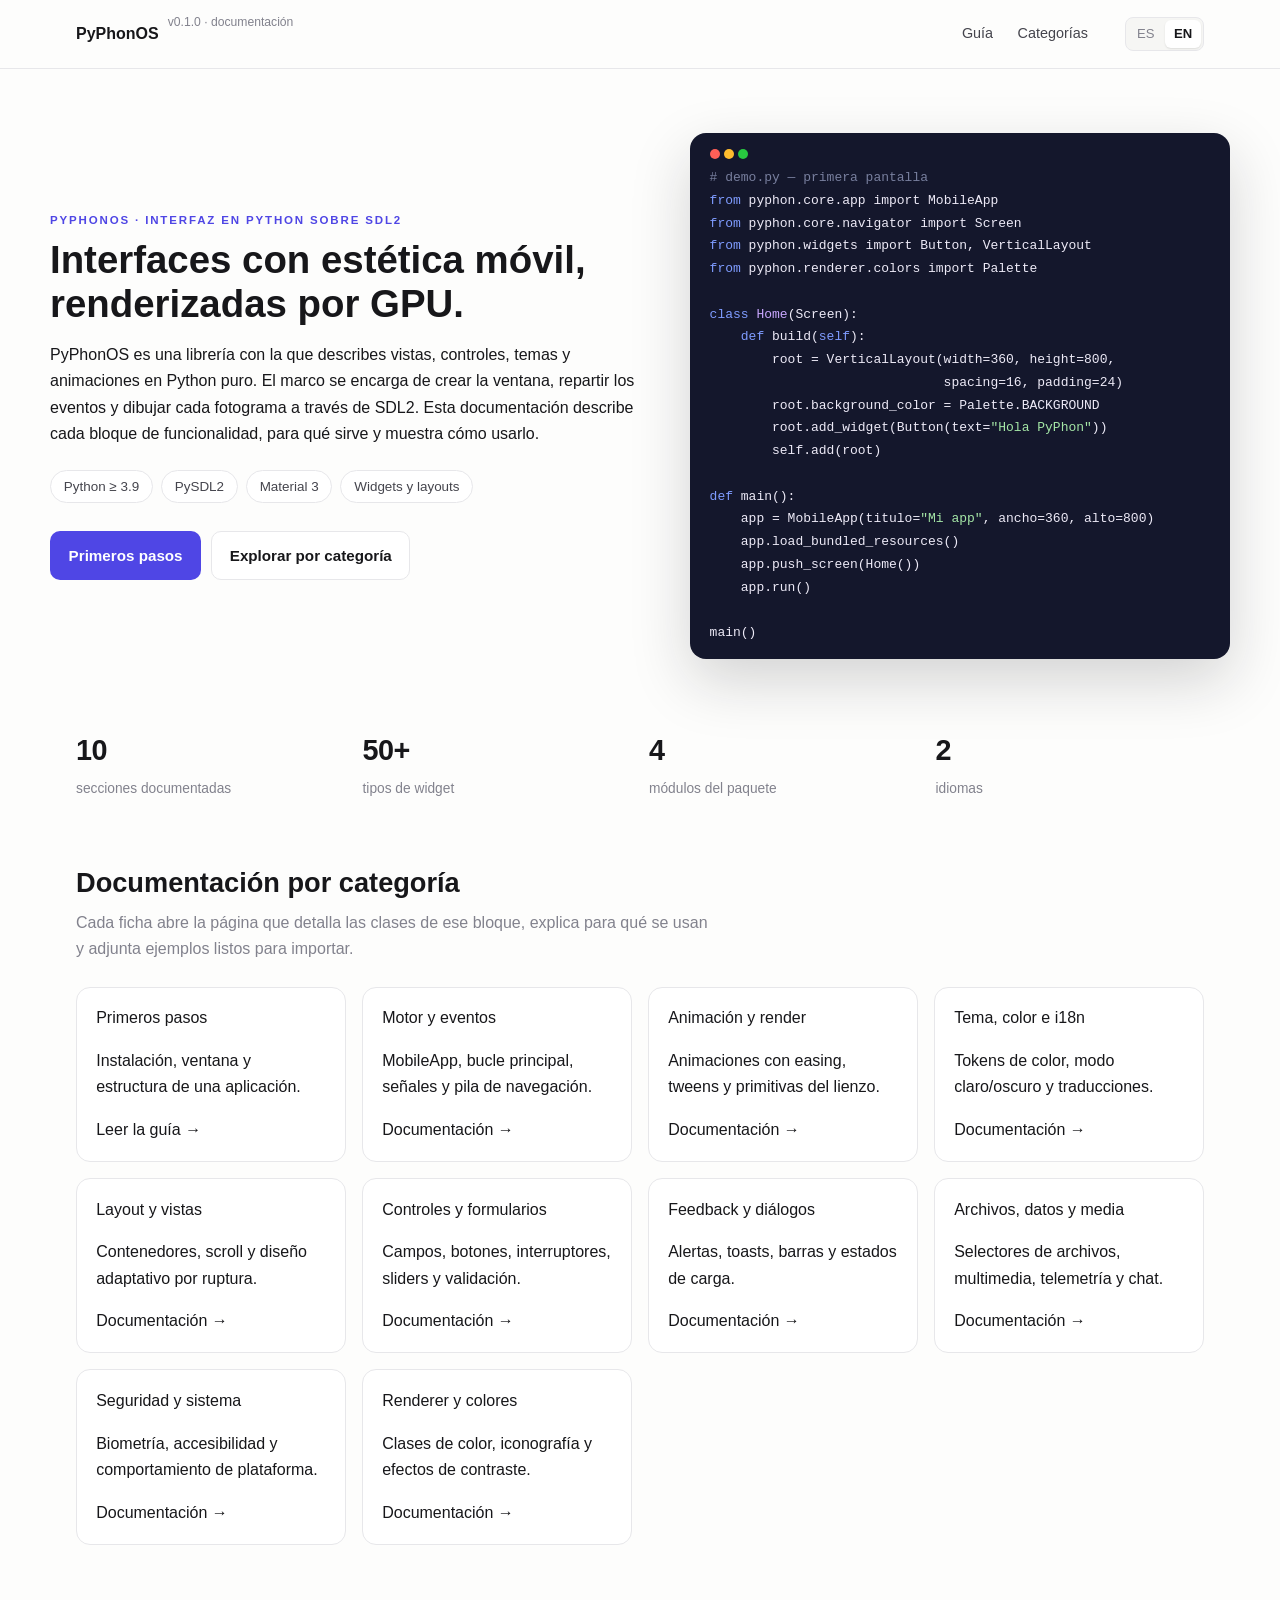
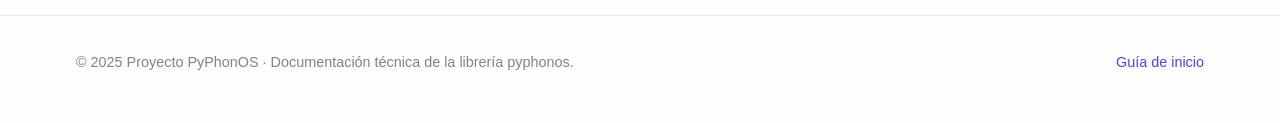
<file: docs/index.html>
<!DOCTYPE html>
<html lang="es" data-lang="es">
<head>
<meta charset="utf-8">
<meta name="viewport" content="width=device-width, initial-scale=1">
<title>PyPhonOS · Documentación — UI móvil para Python (SDL2)</title>
<meta name="description" content="Documentación de PyPhonOS, un conjunto de interfaces (UI) para Python sobre SDL2. Aprende a construir apps tipo Material con widgets, temas, animaciones e internacionalización.">
<meta name="keywords" content="PyPhonOS, pyphon, UI, GUI, SDL2, Python, widgets, Material, documentación">
<link rel="canonical" href="https://pyphonos.github.io/">
<meta property="og:type" content="website">
<meta property="og:title" content="PyPhonOS · Documentación">
<meta property="og:description" content="Kit de UI para Python sobre SDL2. Widgets, temas, animaciones e i18n documentados con ejemplos.">
<meta name="theme-color" content="#17171a">
<style>
:root{--bg:#fdfdfc;--bg-soft:#f6f6f4;--card:#fff;--ink:#17171a;--ink-2:#45454d;--ink-3:#82828d;--line:#e7e7ea;--line-2:#d8d8dd;--accent:#4f46e5;--accent-soft:#eef0ff;--code-bg:#14172c;--code-ink:#edeaf7;--radius:14px;--shadow:0 1px 2px rgba(23,23,26,.04),0 8px 26px rgba(23,23,26,.06)}
*{box-sizing:border-box}html{scroll-behavior:smooth}body{margin:0;font:16px/1.66 -apple-system,BlinkMacSystemFont,"Segoe UI",Roboto,Helvetica,Arial,sans-serif;color:var(--ink);background:var(--bg);-webkit-font-smoothing:antialiased}
a{color:var(--accent);text-decoration:none}a:hover{text-decoration:underline}
.wrap{max-width:1180px;margin:0 auto;padding:0 26px}
.topbar{position:sticky;top:0;z-index:50;background:rgba(253,253,252,.92);backdrop-filter:blur(10px);border-bottom:1px solid var(--line)}.topbar .inn{max-width:1180px;margin:0 auto;display:flex;align-items:center;gap:18px;padding:.75rem 26px}
.brand{display:flex;align-items:center;gap:9px;font-weight:750;color:var(--ink)}.brand .sub{font-weight:450;color:var(--ink-3);font-size:.76rem}
.topnav{margin-left:auto;display:flex;align-items:center;gap:2px}.topnav a{color:var(--ink-2);font-size:.9rem;padding:.4rem .7rem;border-radius:8px}.topnav a:hover{background:var(--bg-soft);color:var(--ink);text-decoration:none}
.lang{display:inline-flex;gap:2px;background:var(--bg-soft);border:1px solid var(--line);border-radius:8px;padding:2px;margin-left:8px}.lang button{border:0;background:transparent;font:inherit;font-size:.82rem;color:var(--ink-3);padding:.2rem .55rem;border-radius:6px;cursor:pointer}.lang button[data-on]{background:#fff;color:var(--ink);box-shadow:0 1px 2px rgba(0,0,0,.1);font-weight:650}
.hero{display:grid;grid-template-columns:1.05fr .95fr;gap:44px;align-items:center;padding:64px 0 46px}
@media(max-width:880px){.hero{grid-template-columns:1fr}.hero aside{order:-1}}
.eyebrow{color:var(--accent);font-weight:650;text-transform:uppercase;letter-spacing:.16em;font-size:.72rem}.hero h1{font-size:2.4rem;line-height:1.14;margin:.35rem 0}.hero p.lead{color:var(--ink-2);font-size:1.08rem;max-width:56ch}
.pills{margin:1.4rem 0;display:flex;flex-wrap:wrap;gap:8px}.pill{border:1px solid var(--line);background:#fff;border-radius:999px;padding:.28rem .8rem;font-size:.84rem;color:var(--ink-2)}
.btn{display:inline-flex;align-items:center;gap:8px;font-weight:600;border-radius:10px;padding:.7rem 1.1rem;border:1px solid transparent;font-size:.95rem;font-family:inherit}.btn.p{background:var(--accent);color:#fff}.btn.p:hover{filter:brightness(.97);text-decoration:none}.btn.g{background:#fff;border-color:var(--line);color:var(--ink)}.btn.g:hover{background:var(--bg-soft);text-decoration:none}
.cta{display:flex;gap:10px;margin:1.7rem 0 .4rem;flex-wrap:wrap}
.code{background:var(--code-bg);border-radius:16px;color:var(--code-ink);padding:1rem 1.2rem .9rem;box-shadow:0 22px 60px rgba(23,23,26,.18);overflow:auto}
pre{font:13px/1.75 ui-monospace,Consolas,Menlo,monospace;margin:0;color:#edeaf7}
.code .c{color:#787f9e}.code .k{color:#7f9cff}.code .s{color:#a4e6a6}.code .si{color:#c9a7ff}
.bar{display:flex;gap:4px;margin-bottom:.5rem}.bar i{width:10px;height:10px;border-radius:50%;background:#343753}.bar i:nth-child(1){background:#ff5f57}.bar i:nth-child(2){background:#febc2e}.bar i:nth-child(3){background:#28c840}
.grid{display:grid;gap:16px;grid-template-columns:repeat(auto-fill,minmax(255px,1fr))}
.card{background:var(--card);border:1px solid var(--line);border-radius:14px;padding:1.1rem 1.2rem;height:100%;display:flex;flex-direction:column;transition:transform .16s,box-shadow .16s}
a.card{color:inherit;text-decoration:none}a.card:hover{box-shadow:var(--shadow);transform:translateY(-2px)}
.a-card .tic{display:flex;align-items:center;gap:10px;font-weight:680;color:var(--ink)}.a-card .tic::before{content:"";width:8px;height:8px;border-radius:3px;background:var(--accent)}.a-card p{color:var(--ink-2);font-size:.9rem;margin:.5rem 0 .5rem}
.a-card .lbl{margin-top:auto;color:var(--accent);font-weight:650;font-size:.8rem;opacity:0;transition:opacity .15s}a.card:hover .lbl{opacity:1}
.tag{max-width:1180px;margin:0 auto;padding:14px 26px 70px}
h2{font-size:1.7rem;margin:0 0 .3rem}.sub{color:var(--ink-3);margin:0 0 1.5rem;max-width:72ch}
.strip{display:grid;grid-template-columns:repeat(4,1fr);gap:18px;margin:8px 0 58px}
@media(max-width:860px){.strip{grid-template-columns:repeat(2,1fr)}}
.kpi b{display:block;font-size:1.8rem;letter-spacing:-.02em}.kpi span{color:var(--ink-3);font-size:.86rem}
footer{border-top:1px solid var(--line);padding:2.2rem 0 3rem;color:var(--ink-3);font-size:.9rem}
footer .inn{max-width:1180px;margin:0 auto;display:flex;gap:18px;flex-wrap:wrap;justify-content:space-between;padding:0 26px}
[data-en]{display:none}body[data-lang="en"] [data-es]{display:none}
@media (prefers-reduced-motion: reduce){html{scroll-behavior:auto}}
</style>
</head>
<body>
<a href="#main" style="position:absolute;left:-9999px">Saltar a contenido</a>
<header class="topbar"><div class="inn">
  <div class="brand">PyPhonOS<span class="sub">v0.1.0 · documentación</span></div>
  <nav class="topnav" aria-label="Principal">
    <a href="start.html"><span data-en>Start</span><span data-es>Guía</span></a>
    <a href="#categorias"><span data-en>Categories</span><span data-es>Categorías</span></a>
  </nav>
  <div class="lang" role="group" aria-label="Idioma"><button type="button" data-lang="es" data-on>ES</button><button type="button" data-lang="en">EN</button></div>
</div></header>

<main id="main">
<section class="hero wrap">
  <div>
    <span class="eyebrow">PyPhonOS · interfaz en Python sobre SDL2</span>
    <h1><span data-es>Interfaces con estética móvil, renderizadas por GPU.</span><span data-en>Mobile-style interfaces rendered on the GPU.</span></h1>
    <p><span data-es>PyPhonOS es una librería con la que describes vistas, controles, temas y animaciones en Python puro. El marco se encarga de crear la ventana, repartir los eventos y dibujar cada fotograma a través de SDL2. Esta documentación describe cada bloque de funcionalidad, para qué sirve y muestra cómo usarlo.</span><span data-en>PyPhonOS lets you describe views, controls, themes and animations in plain Python. The framework owns the window, event routing and per-frame drawing on top of SDL2. This documentation explains what every block does and how to use it.</span></p>
    <div class="pills"><span class="pill">Python ≥ 3.9</span><span class="pill">PySDL2</span><span class="pill">Material 3</span><span class="pill">Widgets y layouts</span></div>
    <div class="cta">
      <a class="btn p" href="start.html"><span data-en>Getting started</span><span data-es>Primeros pasos</span></a>
      <a class="btn g" href="#categorias"><span data-en>Browse by category</span><span data-es>Explorar por categoría</span></a>
    </div>
  </div>
  <aside>
  <div class="code"><div class="bar"><i></i><i></i><i></i></div><pre><span class="c"># demo.py — primera pantalla</span>
<span class="k">from</span> pyphon.core.app import MobileApp
<span class="k">from</span> pyphon.core.navigator import Screen
<span class="k">from</span> pyphon.widgets import Button, VerticalLayout
<span class="k">from</span> pyphon.renderer.colors import Palette

<span class="k">class</span> <span class="si">Home</span>(Screen):
    <span class="k">def</span> build(<span class="k">self</span>):
        root = VerticalLayout(width=360, height=800,
                              spacing=16, padding=24)
        root.background_color = Palette.BACKGROUND
        root.add_widget(Button(text=<span class="s">"Hola PyPhon"</span>))
        self.add(root)

<span class="k">def</span> main():
    app = MobileApp(titulo=<span class="s">"Mi app"</span>, ancho=360, alto=800)
    app.load_bundled_resources()
    app.push_screen(Home())
    app.run()

main()</pre></div>
  </aside>
</section>

<section class="tag" id="categorias">
  <div class="strip">
    <div class="kpi"><b>10</b><span data-es>secciones documentadas</span><span data-en>documented sections</span></div>
    <div class="kpi"><b>50+</b><span data-es>tipos de widget</span><span data-en>widget types</span></div>
    <div class="kpi"><b>4</b><span data-es>módulos del paquete</span><span data-en>package modules</span></div>
    <div class="kpi"><b>2</b><span data-es>idiomas</span><span data-en>languages</span></div>
  </div>

  <h2 data-es>Documentación por categoría</h2><h2 data-en>Documentation by category</h2>
  <p class="sub" data-es>Cada ficha abre la página que detalla las clases de ese bloque, explica para qué se usan y adjunta ejemplos listos para importar.</p>
  <p class="sub" data-en>Every card opens the page describing that block's classes, what they are for and ready-to-import examples.</p>

  <div class="grid">
    <a class="card" href="start.html"><div class="tic">Primeros pasos</div><p data-es>Instalación, ventana y estructura de una aplicación.</p><p data-en>Installation, window and how an app is structured.</p><span class="lbl">Leer la guía →</span></a>
    <a class="card" href="core/engine.html"><div class="tic">Motor y eventos</div><p data-es>MobileApp, bucle principal, señales y pila de navegación.</p><p data-en>MobileApp, main loop, signals and navigation stack.</p><span class="lbl">Documentación →</span></a>
    <a class="card" href="core/animation-render.html"><div class="tic">Animación y render</div><p data-es>Animaciones con easing, tweens y primitivas del lienzo.</p><p data-en>Animated easing, tweens and canvas primitives.</p><span class="lbl">Documentación →</span></a>
    <a class="card" href="core/theme-i18n.html"><div class="tic">Tema, color e i18n</div><p data-es>Tokens de color, modo claro/oscuro y traducciones.</p><p data-en>Colour tokens, light/dark themes and translations.</p><span class="lbl">Documentación →</span></a>
    <a class="card" href="widgets/layout.html"><div class="tic">Layout y vistas</div><p data-es>Contenedores, scroll y diseño adaptativo por ruptura.</p><p data-en>Containers, scrolling and breakpoint-based authoring.</p><span class="lbl">Documentación →</span></a>
    <a class="card" href="widgets/controls.html"><div class="tic">Controles y formularios</div><p data-es>Campos, botones, interruptores, sliders y validación.</p><p data-en>Fields, buttons, switches, sliders and validation.</p><span class="lbl">Documentación →</span></a>
    <a class="card" href="widgets/feedback.html"><div class="tic">Feedback y diálogos</div><p data-es>Alertas, toasts, barras y estados de carga.</p><p data-en>Alerts, toasts, chips and loading states.</p><span class="lbl">Documentación →</span></a>
    <a class="card" href="widgets/data-media.html"><div class="tic">Archivos, datos y media</div><p data-es>Selectores de archivos, multimedia, telemetría y chat.</p><p data-en>File pickers, media, telemetry and chat.</p><span class="lbl">Documentación →</span></a>
    <a class="card" href="widgets/security-system.html"><div class="tic">Seguridad y sistema</div><p data-es>Biometría, accesibilidad y comportamiento de plataforma.</p><p data-en>Biometrics, accessibility and platform behaviour.</p><span class="lbl">Documentación →</span></a>
    <a class="card" href="core/theme-i18n.html#color"><div class="tic">Renderer y colores</div><p data-es>Clases de color, iconografía y efectos de contraste.</p><p data-en>Colour classes, iconography and contrast utilities.</p><span class="lbl">Documentación →</span></a>
  </div>
</section>
</main>

<footer><div class="inn">
  <div><span data-es>© 2025 Proyecto PyPhonOS · Documentación técnica de la librería pyphonos.</span><span data-en>© 2025 PyPhonOS Project · pyphonos library technical documentation.</span></div>
  <div><a href="start.html"><span data-es>Guía de inicio</span><span data-en>Start guide</span></a></div>
</div></footer>
<script src="assets/js/app.js"></script>
</body>
</html>
</file>
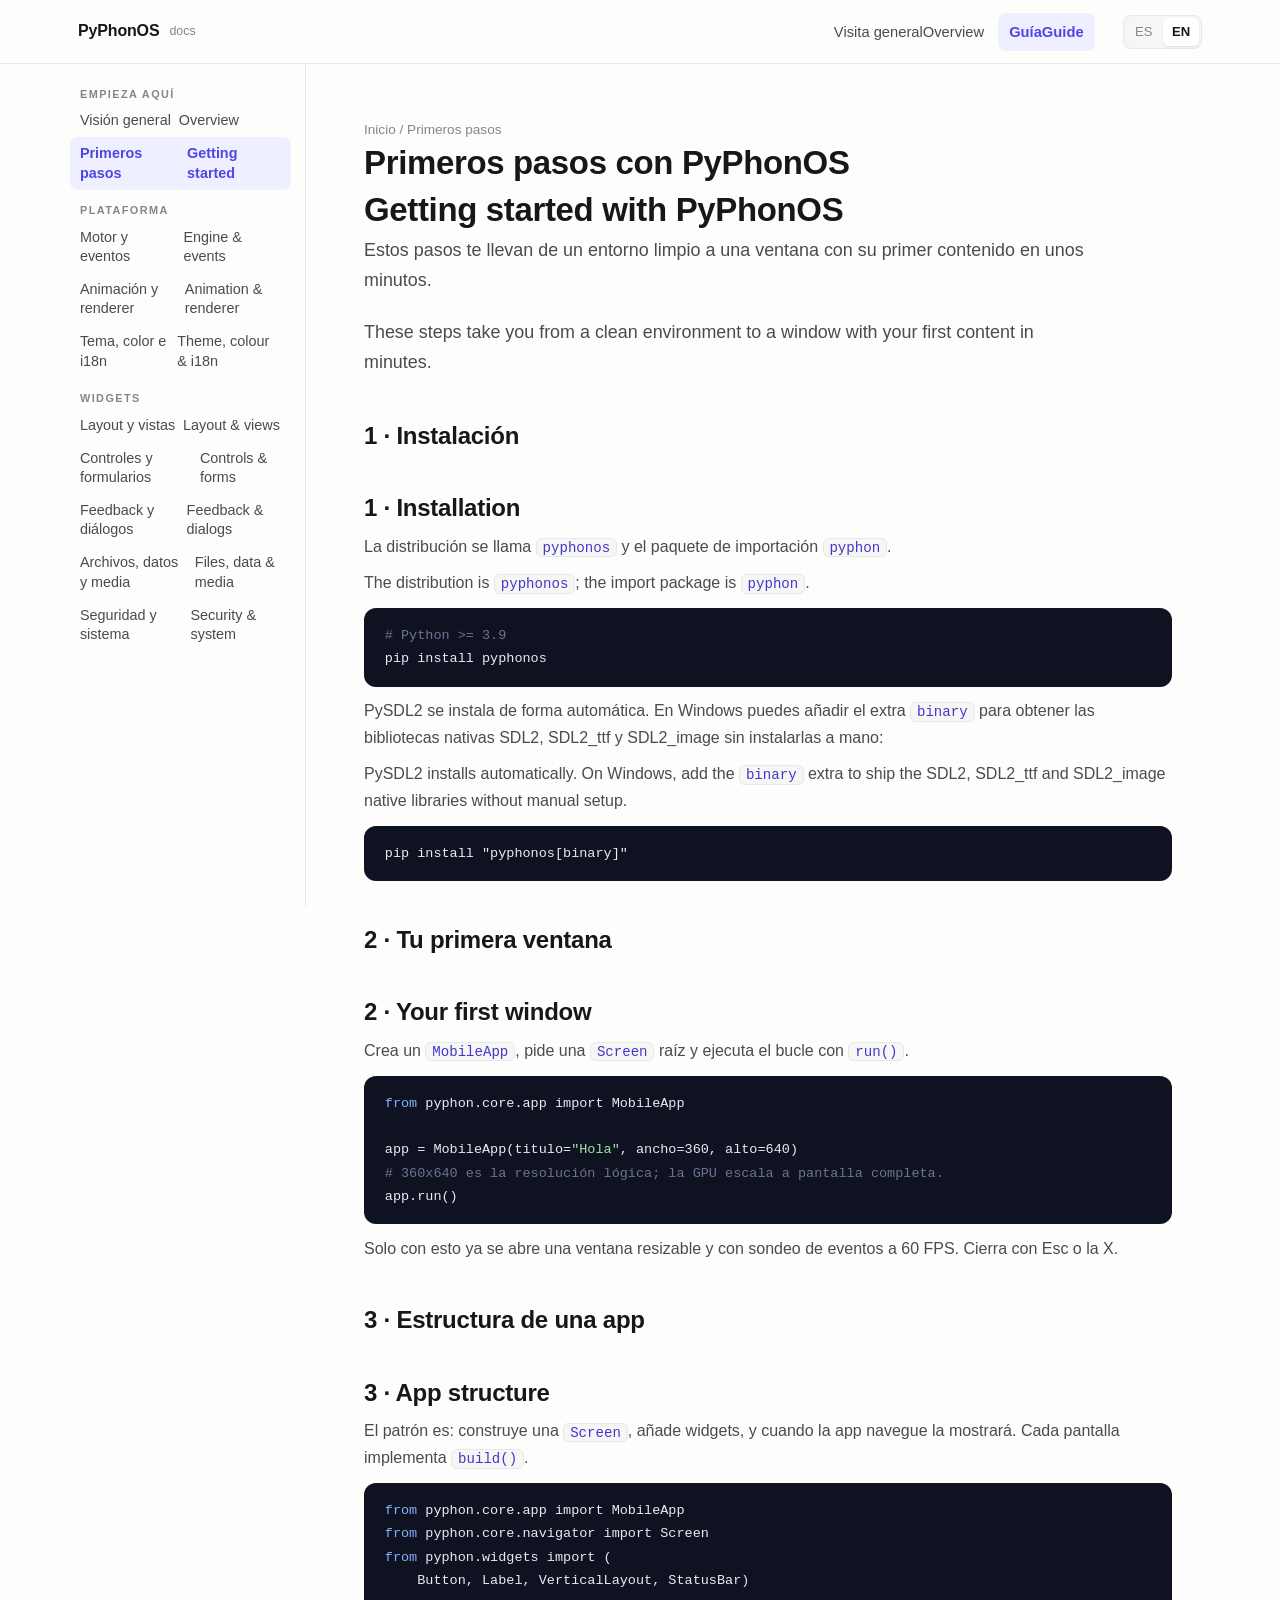
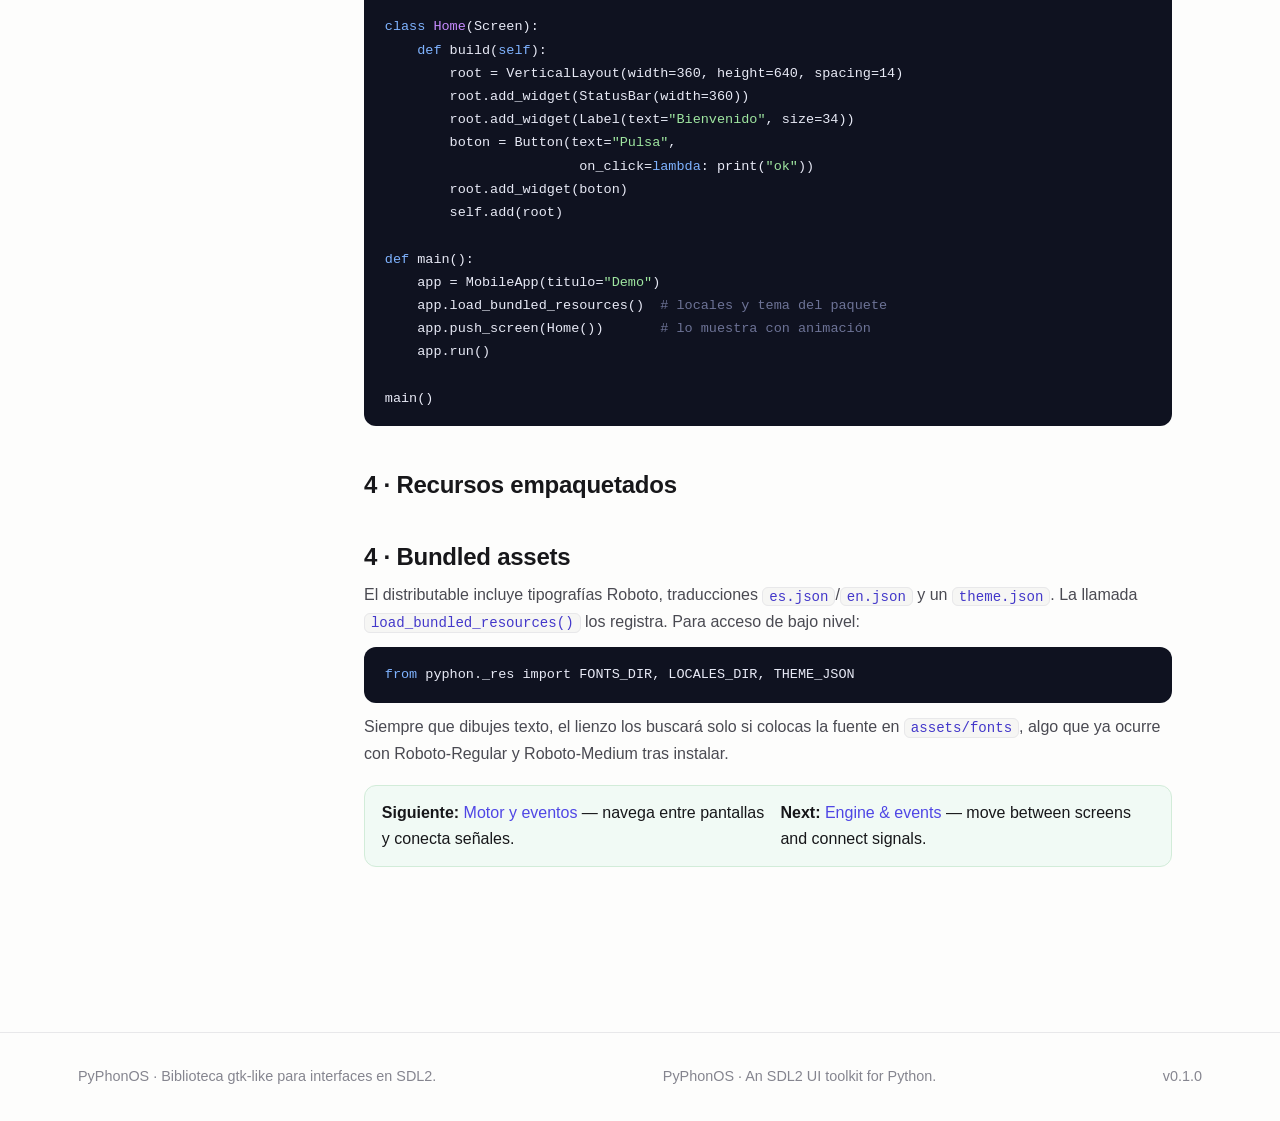
<file: docs/start.html>
<!DOCTYPE html>
<html lang="es" data-lang="es">
<head>
<meta charset="utf-8">
<meta name="viewport" content="width=device-width, initial-scale=1">
<title>Primeros pasos · PyPhonOS</title>
<meta name="description" content="Instala PyPhonOS (pip install pyphonos), importa MobileApp y dibuja tu primera ventana con una pantalla en SDL2.">
<link rel="canonical" href="https://pyphonos.github.io/start.html">
<meta name="theme-color" content="#17171a">
<meta property="og:title" content="PyPhonOS — Primeros pasos">
<meta property="og:description" content="Instalación, estructura de una app y primera ventana.">
<link rel="stylesheet" href="assets/css/docs.css">
</head>
<body>
<a class="skip" href="#con">Saltar al contenido</a>
<header class="topbar"><div class="topbar-inner">
  <a class="brand" href="index.html"><span style="font-weight:760">PyPhonOS</span><span class="sub">docs</span></a>
  <nav class="nav-doc" aria-label="Primario">
    <a href="index.html"><span data-es>Visita general</span><span data-en>Overview</span></a>
    <a href="start.html" class="active"><span data-es>Guía</span><span data-en>Guide</span></a>
  </nav>
  <div class="lang" role="group" aria-label="Idioma"><button type="button" data-lang="es" data-on>ES</button><button type="button" data-lang="en">EN</button></div>
</div></header>

<div class="doc">
  <aside class="sidenav">
    <h3 data-es>Empieza aquí</h3>
    <nav>
      <a href="index.html"><span data-es>Visión general</span><span data-en>Overview</span></a>
      <a class="active" href="start.html"><span data-es>Primeros pasos</span><span data-en>Getting started</span></a>
    </nav>
    <h3 data-es>Plataforma</h3>
    <nav>
      <a href="core/engine.html"><span data-es>Motor y eventos</span><span data-en>Engine &amp; events</span></a>
      <a href="core/animation-render.html"><span data-es>Animación y renderer</span><span data-en>Animation &amp; renderer</span></a>
      <a href="core/theme-i18n.html"><span data-es>Tema, color e i18n</span><span data-en>Theme, colour &amp; i18n</span></a>
    </nav>
    <h3 data-es>Widgets</h3>
    <nav>
      <a href="widgets/layout.html"><span data-es>Layout y vistas</span><span data-en>Layout &amp; views</span></a>
      <a href="widgets/controls.html"><span data-es>Controles y formularios</span><span data-en>Controls &amp; forms</span></a>
      <a href="widgets/feedback.html"><span data-es>Feedback y diálogos</span><span data-en>Feedback &amp; dialogs</span></a>
      <a href="widgets/data-media.html"><span data-es>Archivos, datos y media</span><span data-en>Files, data &amp; media</span></a>
      <a href="widgets/security-system.html"><span data-es>Seguridad y sistema</span><span data-en>Security &amp; system</span></a>
    </nav>
  </aside>

  <main class="content" id="con">
    <span class="breadcrumb"><a href="index.html">Inicio</a> / <a href="start.html">Primeros pasos</a></span>
    <h1 data-es>Primeros pasos con PyPhonOS</h1>
    <h1 data-en>Getting started with PyPhonOS</h1>
    <p class="lead" data-es>Estos pasos te llevan de un entorno limpio a una ventana con su primer contenido en unos minutos.</p>
    <p class="lead" data-en>These steps take you from a clean environment to a window with your first content in minutes.</p>

    <h2 id="instalar" data-es>1 · Instalación</h2>
    <h2 id="instalar" data-en>1 · Installation</h2>
    <p data-es>La distribución se llama <code>pyphonos</code> y el paquete de importación <code>pyphon</code>.</p>
    <p data-en>The distribution is <code>pyphonos</code>; the import package is <code>pyphon</code>.</p>
    <pre><span class="c"># Python >= 3.9</span>
pip install pyphonos</pre>
    <p data-es>PySDL2 se instala de forma automática. En Windows puedes añadir el extra <code>binary</code> para obtener las bibliotecas nativas SDL2, SDL2_ttf y SDL2_image sin instalarlas a mano:</p>
    <p data-en>PySDL2 installs automatically. On Windows, add the <code>binary</code> extra to ship the SDL2, SDL2_ttf and SDL2_image native libraries without manual setup.</p>
    <pre>pip install "pyphonos[binary]"</pre>

    <h2 id="ventana" data-es>2 · Tu primera ventana</h2>
    <h2 id="ventana" data-en>2 · Your first window</h2>
    <p data-es>Crea un <code>MobileApp</code>, pide una <code>Screen</code> raíz y ejecuta el bucle con <code>run()</code>.</p>
    <pre><span class="k">from</span> pyphon.core.app import MobileApp

app = MobileApp(titulo=<span class="s">"Hola"</span>, ancho=360, alto=640)
<span class="c"># 360x640 es la resolución lógica; la GPU escala a pantalla completa.</span>
app.run()</pre>
    <p data-es>Solo con esto ya se abre una ventana resizable y con sondeo de eventos a 60 FPS. Cierra con Esc o la X.</p>

    <h2 id="estructura" data-es>3 · Estructura de una app</h2>
    <h2 id="estructura" data-en>3 · App structure</h2>
    <p data-es>El patrón es: construye una <code>Screen</code>, añade widgets, y cuando la app navegue la mostrará. Cada pantalla implementa <code>build()</code>.</p>
    <pre><span class="k">from</span> pyphon.core.app import MobileApp
<span class="k">from</span> pyphon.core.navigator import Screen
<span class="k">from</span> pyphon.widgets import (
    Button, Label, VerticalLayout, StatusBar)

<span class="k">class</span> <span class="si">Home</span>(Screen):
    <span class="k">def</span> build(<span class="k">self</span>):
        root = VerticalLayout(width=360, height=640, spacing=14)
        root.add_widget(StatusBar(width=360))
        root.add_widget(Label(text=<span class="s">"Bienvenido"</span>, size=34))
        boton = Button(text=<span class="s">"Pulsa"</span>,
                        on_click=<span class="k">lambda</span>: print(<span class="s">"ok"</span>))
        root.add_widget(boton)
        self.add(root)

<span class="k">def</span> main():
    app = MobileApp(titulo=<span class="s">"Demo"</span>)
    app.load_bundled_resources()  <span class="c"># locales y tema del paquete</span>
    app.push_screen(Home())       <span class="c"># lo muestra con animación</span>
    app.run()

main()</pre>

    <h2 id="recursos" data-es>4 · Recursos empaquetados</h2>
    <h2 id="recursos" data-en>4 · Bundled assets</h2>
    <p data-es>El distributable incluye tipografías Roboto, traducciones <code>es.json</code>/<code>en.json</code> y un <code>theme.json</code>. La llamada <code>load_bundled_resources()</code> los registra. Para acceso de bajo nivel:</p>
    <pre><span class="k">from</span> pyphon._res import FONTS_DIR, LOCALES_DIR, THEME_JSON</pre>
    <p data-es>Siempre que dibujes texto, el lienzo los buscará solo si colocas la fuente en <code>assets/fonts</code>, algo que ya ocurre con Roboto-Regular y Roboto-Medium tras instalar.</p>

    <div class="tip">
      <span data-es><b>Siguiente:</b> <a href="core/engine.html">Motor y eventos</a> — navega entre pantallas y conecta señales.</span>
      <span data-en><b>Next:</b> <a href="core/engine.html">Engine &amp; events</a> — move between screens and connect signals.</span>
    </div>
  </main>
</div>

<footer><div class="wrap">
  <span data-es>PyPhonOS · Biblioteca gtk-like para interfaces en SDL2.</span><span data-en>PyPhonOS · An SDL2 UI toolkit for Python.</span>
  <span>v0.1.0</span>
</div></footer>
<script src="assets/js/app.js"></script>
</body>
</html>
</file>
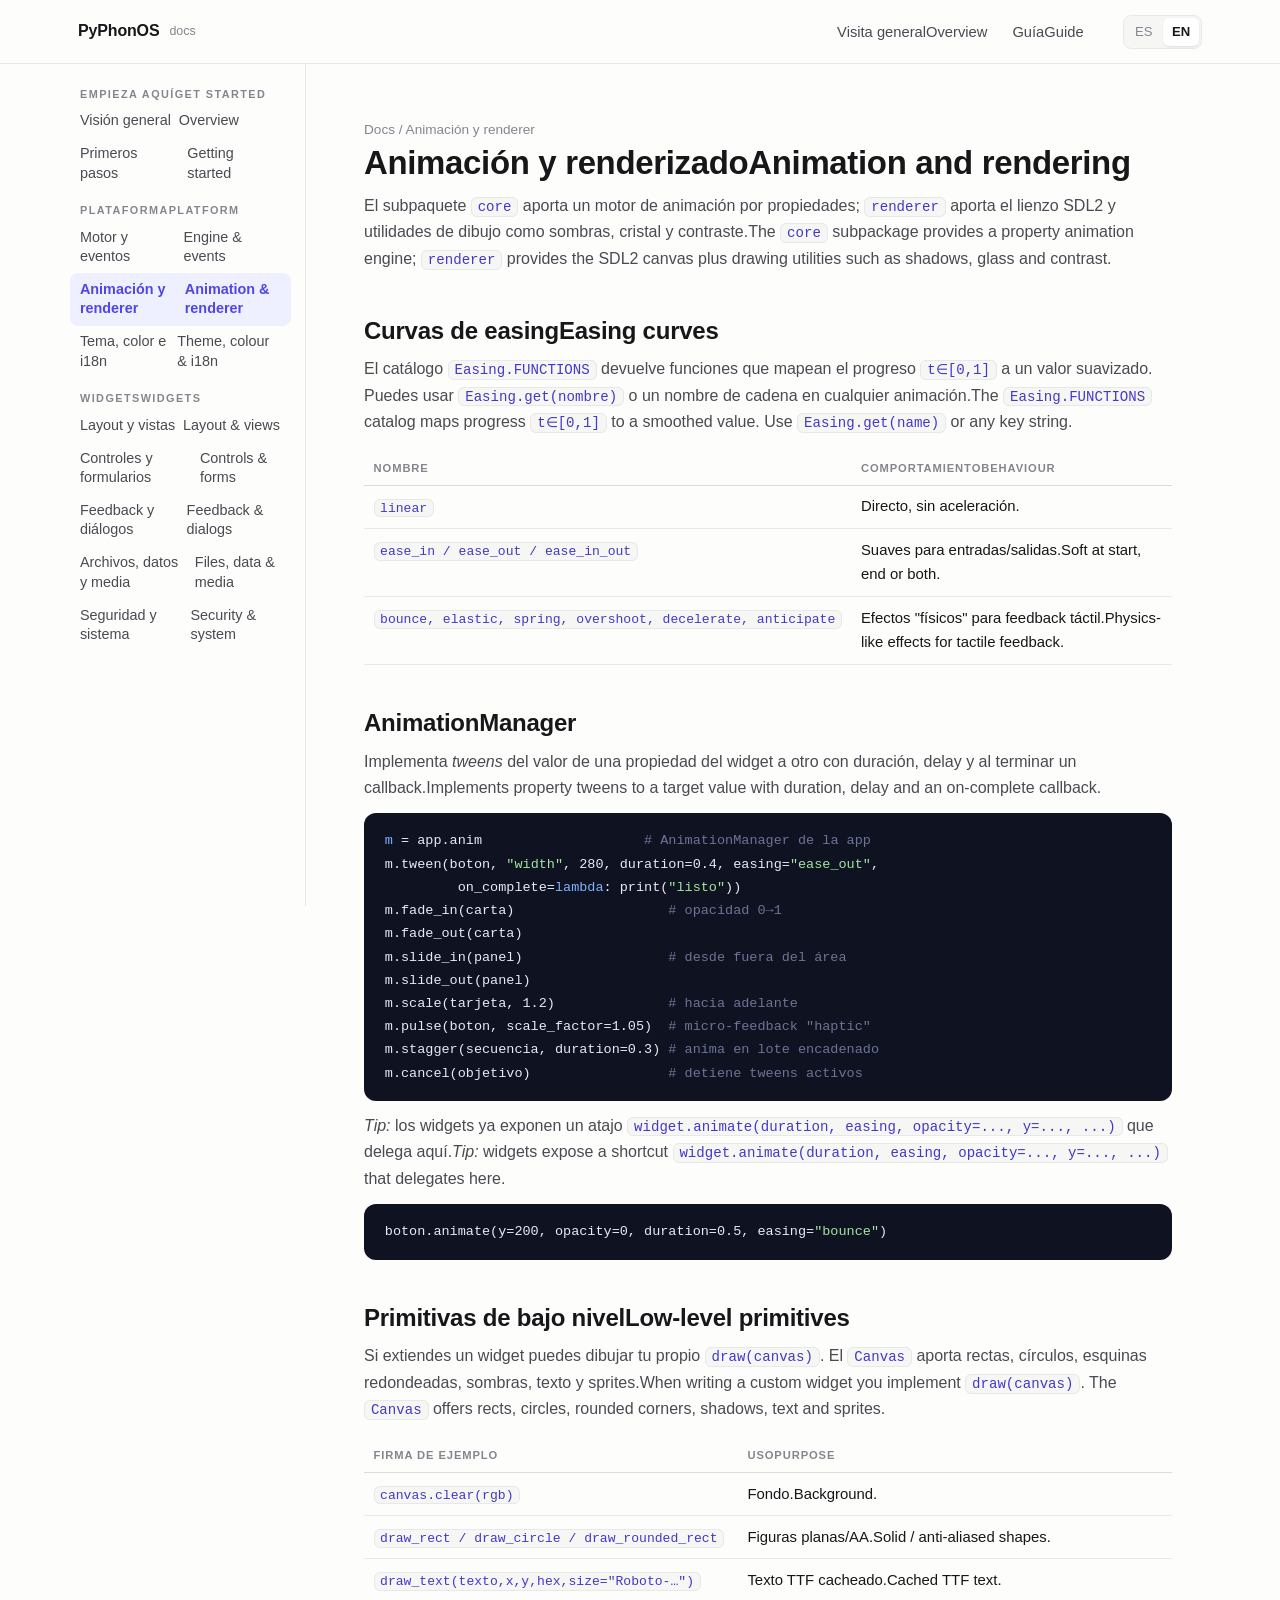
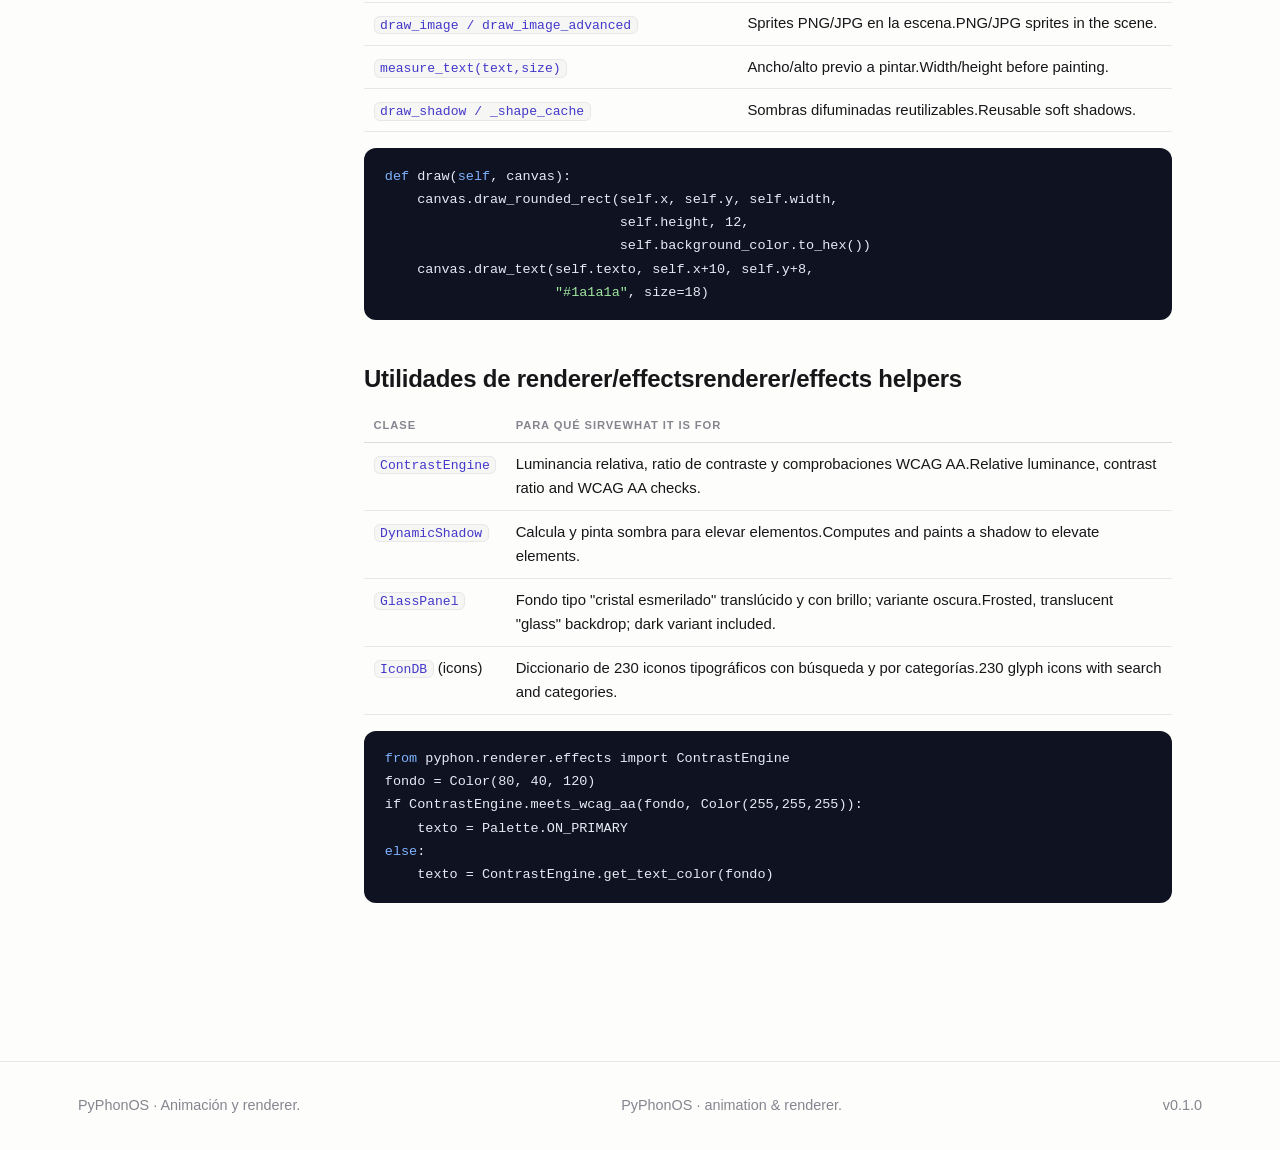
<file: docs/core/animation-render.html>
<!DOCTYPE html>
<html lang="es" data-lang="es">
<head>
<meta charset="utf-8">
<meta name="viewport" content="width=device-width, initial-scale=1">
<title>Animación y renderer · PyPhonOS</title>
<meta name="description" content="Easing, tweens, AnimationManager, efectos (contraste/glass/shadows) y primitivas del canvas SDL2 en PyPhonOS.">
<link rel="stylesheet" href="../assets/css/docs.css">
<meta name="theme-color" content="#17171a">
</head>
<body>
<a class="skip" href="#con">Saltar al contenido</a>
<header class="topbar"><div class="topbar-inner">
  <a class="brand" href="../index.html">PyPhonOS<span class="sub">docs</span></a>
  <nav class="nav-doc" aria-label="Primario">
    <a href="../index.html"><span data-es>Visita general</span><span data-en>Overview</span></a>
    <a href="../start.html"><span data-es>Guía</span><span data-en>Guide</span></a>
  </nav>
  <div class="lang" role="group"><button type="button" data-lang="es" data-on>ES</button><button type="button" data-lang="en">EN</button></div>
</div></header>

<div class="doc">
  <aside class="sidenav">
    <h3><span data-es>Empieza aquí</span><span data-en>Get started</span></h3>
    <nav>
      <a href="../index.html"><span data-es>Visión general</span><span data-en>Overview</span></a>
      <a href="../start.html"><span data-es>Primeros pasos</span><span data-en>Getting started</span></a>
    </nav>
    <h3><span data-es>Plataforma</span><span data-en>Platform</span></h3>
    <nav>
      <a href="engine.html"><span data-es>Motor y eventos</span><span data-en>Engine &amp; events</span></a>
      <a class="active" href="animation-render.html"><span data-es>Animación y renderer</span><span data-en>Animation &amp; renderer</span></a>
      <a href="theme-i18n.html"><span data-es>Tema, color e i18n</span><span data-en>Theme, colour &amp; i18n</span></a>
    </nav>
    <h3><span data-es>Widgets</span><span data-en>Widgets</span></h3>
    <nav>
      <a href="../widgets/layout.html"><span data-es>Layout y vistas</span><span data-en>Layout &amp; views</span></a>
      <a href="../widgets/controls.html"><span data-es>Controles y formularios</span><span data-en>Controls &amp; forms</span></a>
      <a href="../widgets/feedback.html"><span data-es>Feedback y diálogos</span><span data-en>Feedback &amp; dialogs</span></a>
      <a href="../widgets/data-media.html"><span data-es>Archivos, datos y media</span><span data-en>Files, data &amp; media</span></a>
      <a href="../widgets/security-system.html"><span data-es>Seguridad y sistema</span><span data-en>Security &amp; system</span></a>
    </nav>
  </aside>

  <main class="content" id="con">
    <span class="breadcrumb"><a href="../index.html">Docs</a> / Animación y renderer</span>
    <h1><span data-es>Animación y renderizado</span><span data-en>Animation and rendering</span></h1>
    <p><span data-es>El subpaquete <code>core</code> aporta un motor de animación por propiedades; <code>renderer</code> aporta el lienzo SDL2 y utilidades de dibujo como sombras, cristal y contraste.</span><span data-en>The <code>core</code> subpackage provides a property animation engine; <code>renderer</code> provides the SDL2 canvas plus drawing utilities such as shadows, glass and contrast.</span></p>

    <h2 id="easing"><span data-es>Curvas de easing</span><span data-en>Easing curves</span></h2>
    <p><span data-es>El catálogo <code>Easing.FUNCTIONS</code> devuelve funciones que mapean el progreso <code>t∈[0,1]</code> a un valor suavizado. Puedes usar <code>Easing.get(nombre)</code> o un nombre de cadena en cualquier animación.</span><span data-en>The <code>Easing.FUNCTIONS</code> catalog maps progress <code>t∈[0,1]</code> to a smoothed value. Use <code>Easing.get(name)</code> or any key string.</span></p>
    <table class="api"><thead><tr><th>Nombre</th><th><span data-es>Comportamiento</span><span data-en>Behaviour</span></th></tr></thead>
    <tbody>
      <tr><td><code>linear</code></td><td>Directo, sin aceleración.</td></tr>
      <tr><td><code>ease_in / ease_out / ease_in_out</code></td><td><span data-es>Suaves para entradas/salidas.</span><span data-en>Soft at start, end or both.</span></td></tr>
      <tr><td><code>bounce, elastic, spring, overshoot, decelerate, anticipate</code></td><td><span data-es>Efectos "físicos" para feedback táctil.</span><span data-en>Physics-like effects for tactile feedback.</span></td></tr>
    </tbody></table>

    <h2 id="anim">AnimationManager</h2>
    <p><span data-es>Implementa <i>tweens</i> del valor de una propiedad del widget a otro con duración, delay y al terminar un callback.</span><span data-en>Implements property tweens to a target value with duration, delay and an on-complete callback.</span></p>
    <pre><span class="k">m</span> = app.anim                    <span class="c"># AnimationManager de la app</span>
m.tween(boton, <span class="s">"width"</span>, 280, duration=0.4, easing=<span class="s">"ease_out"</span>,
         on_complete=<span class="k">lambda</span>: print(<span class="s">"listo"</span>))
m.fade_in(carta)                   <span class="c"># opacidad 0→1</span>
m.fade_out(carta)
m.slide_in(panel)                  <span class="c"># desde fuera del área</span>
m.slide_out(panel)
m.scale(tarjeta, 1.2)              <span class="c"># hacia adelante</span>
m.pulse(boton, scale_factor=1.05)  <span class="c"># micro-feedback "haptic"</span>
m.stagger(secuencia, duration=0.3) <span class="c"># anima en lote encadenado</span>
m.cancel(objetivo)                 <span class="c"># detiene tweens activos</span></pre>
    <p><span data-es><i>Tip:</i> los widgets ya exponen un atajo <code>widget.animate(duration, easing, opacity=..., y=..., ...)</code> que delega aquí.</span><span data-en><i>Tip:</i> widgets expose a shortcut <code>widget.animate(duration, easing, opacity=..., y=..., ...)</code> that delegates here.</span></p>
    <pre>boton.animate(y=200, opacity=0, duration=0.5, easing=<span class="s">"bounce"</span>)</pre>

    <h2 id="canvas"><span data-es>Primitivas de bajo nivel</span><span data-en>Low-level primitives</span></h2>
    <p><span data-es>Si extiendes un widget puedes dibujar tu propio <code>draw(canvas)</code>. El <code>Canvas</code> aporta rectas, círculos, esquinas redondeadas, sombras, texto y sprites.</span><span data-en>When writing a custom widget you implement <code>draw(canvas)</code>. The <code>Canvas</code> offers rects, circles, rounded corners, shadows, text and sprites.</span></p>
    <table class="api"><thead><tr><th>Firma de ejemplo</th><th><span data-es>Uso</span><span data-en>Purpose</span></th></tr></thead>
    <tbody>
      <tr><td><code>canvas.clear(rgb)</code></td><td><span data-es>Fondo.</span><span data-en>Background.</span></td></tr>
      <tr><td><code>draw_rect / draw_circle / draw_rounded_rect</code></td><td><span data-es>Figuras planas/AA.</span><span data-en>Solid / anti-aliased shapes.</span></td></tr>
      <tr><td><code>draw_text(texto,x,y,hex,size="Roboto-…")</code></td><td><span data-es>Texto TTF cacheado.</span><span data-en>Cached TTF text.</span></td></tr>
      <tr><td><code>draw_image / draw_image_advanced</code></td><td><span data-es>Sprites PNG/JPG en la escena.</span><span data-en>PNG/JPG sprites in the scene.</span></td></tr>
      <tr><td><code>measure_text(text,size)</code></td><td><span data-es>Ancho/alto previo a pintar.</span><span data-en>Width/height before painting.</span></td></tr>
      <tr><td><code>draw_shadow / _shape_cache</code></td><td><span data-es>Sombras difuminadas reutilizables.</span><span data-en>Reusable soft shadows.</span></td></tr>
    </tbody></table>
    <pre><span class="k">def</span> draw(<span class="k">self</span>, canvas):
    canvas.draw_rounded_rect(self.x, self.y, self.width,
                             self.height, 12,
                             self.background_color.to_hex())
    canvas.draw_text(self.texto, self.x+10, self.y+8,
                     <span class="s">"#1a1a1a"</span>, size=18)</pre>

    <h2 id="fx"><span data-es>Utilidades de renderer/effects</span><span data-en>renderer/effects helpers</span></h2>
    <table class="api"><thead><tr><th>Clase</th><th><span data-es>Para qué sirve</span><span data-en>What it is for</span></th></tr></thead>
    <tbody>
      <tr><td><code>ContrastEngine</code></td><td><span data-es>Luminancia relativa, ratio de contraste y comprobaciones WCAG AA.</span><span data-en>Relative luminance, contrast ratio and WCAG AA checks.</span></td></tr>
      <tr><td><code>DynamicShadow</code></td><td><span data-es>Calcula y pinta sombra para elevar elementos.</span><span data-en>Computes and paints a shadow to elevate elements.</span></td></tr>
      <tr><td><code>GlassPanel</code></td><td><span data-es>Fondo tipo "cristal esmerilado" translúcido y con brillo; variante oscura.</span><span data-en>Frosted, translucent "glass" backdrop; dark variant included.</span></td></tr>
      <tr><td><code>IconDB</code> (icons)</td><td><span data-es>Diccionario de 230 iconos tipográficos con búsqueda y por categorías.</span><span data-en>230 glyph icons with search and categories.</span></td></tr>
    </tbody></table>
    <pre><span class="k">from</span> pyphon.renderer.effects import ContrastEngine
fondo = Color(80, 40, 120)
if ContrastEngine.meets_wcag_aa(fondo, Color(255,255,255)):
    texto = Palette.ON_PRIMARY
<span class="k">else</span>:
    texto = ContrastEngine.get_text_color(fondo)</pre>
  </main>
</div>
<footer><div class="wrap">
  <span data-es>PyPhonOS · Animación y renderer.</span><span data-en>PyPhonOS · animation &amp; renderer.</span><span>v0.1.0</span>
</div></footer>
<script src="../assets/js/app.js"></script>
</body>
</html>
</file>
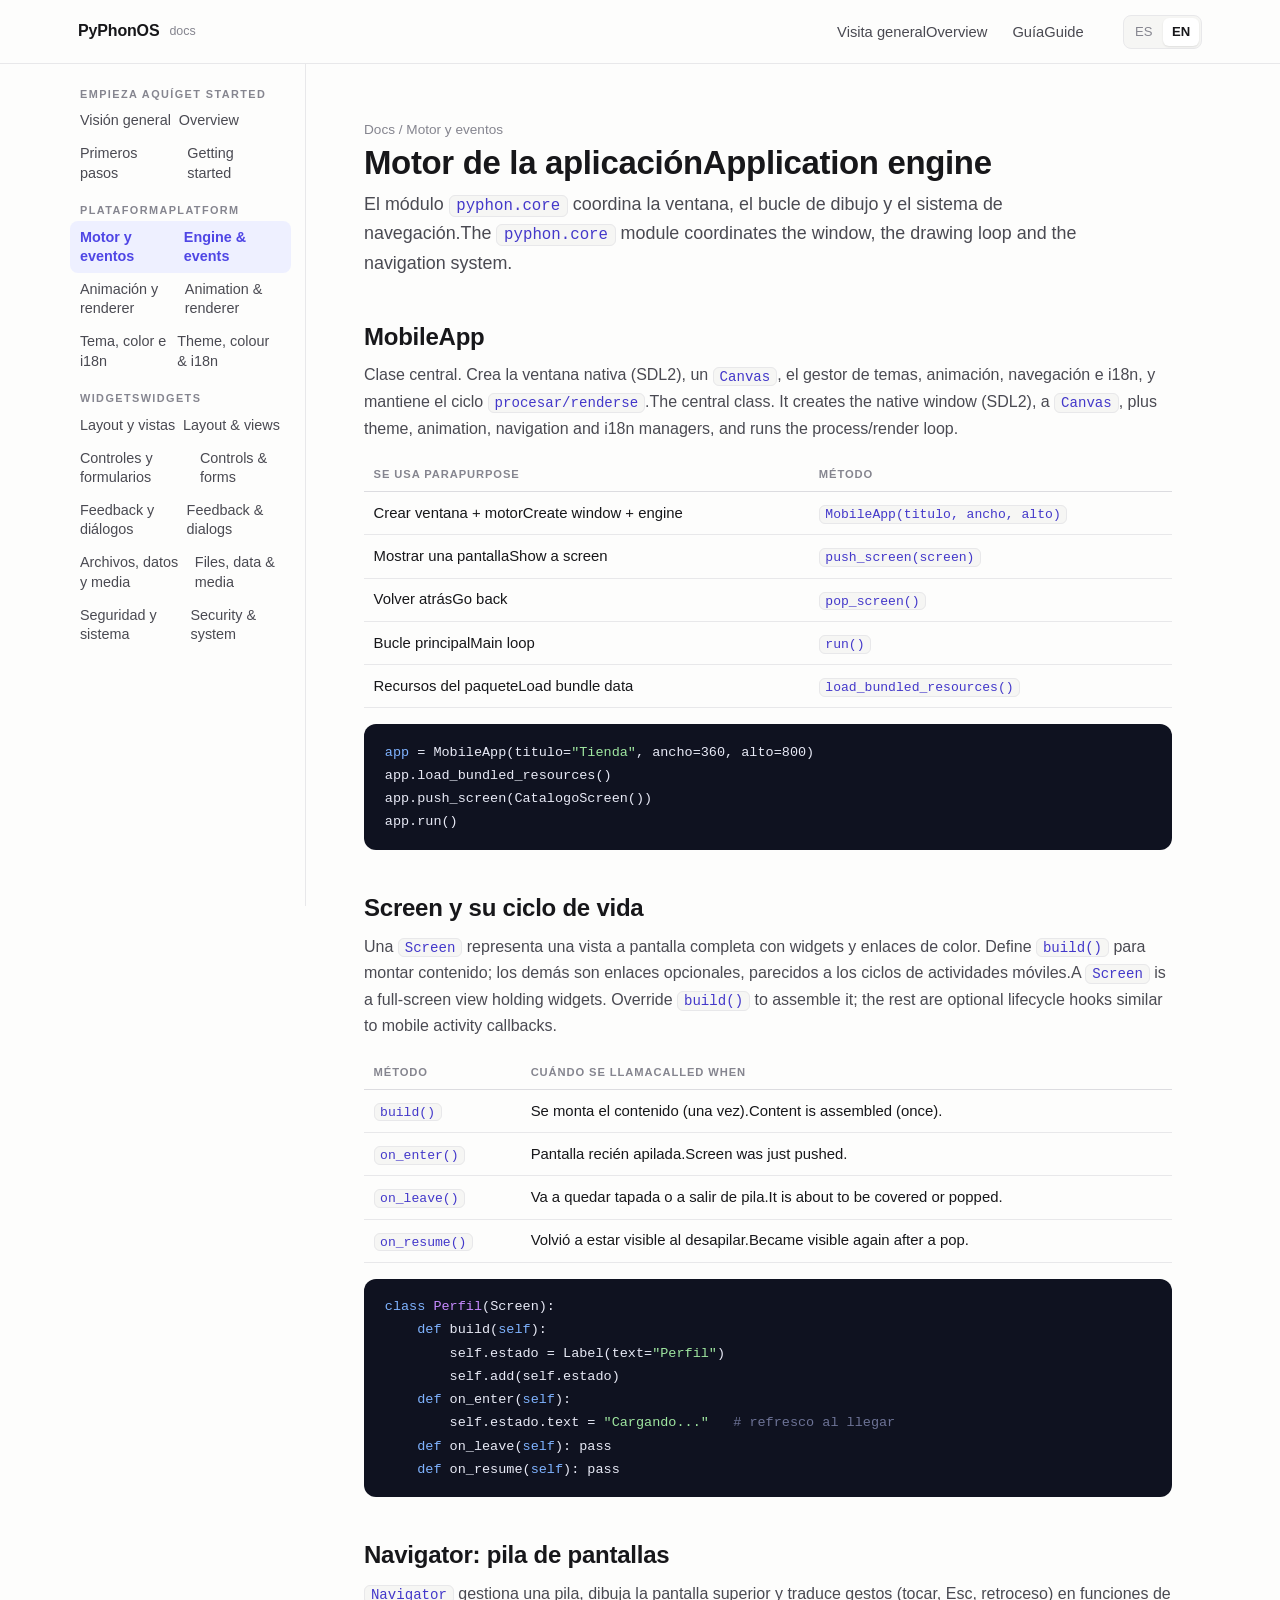
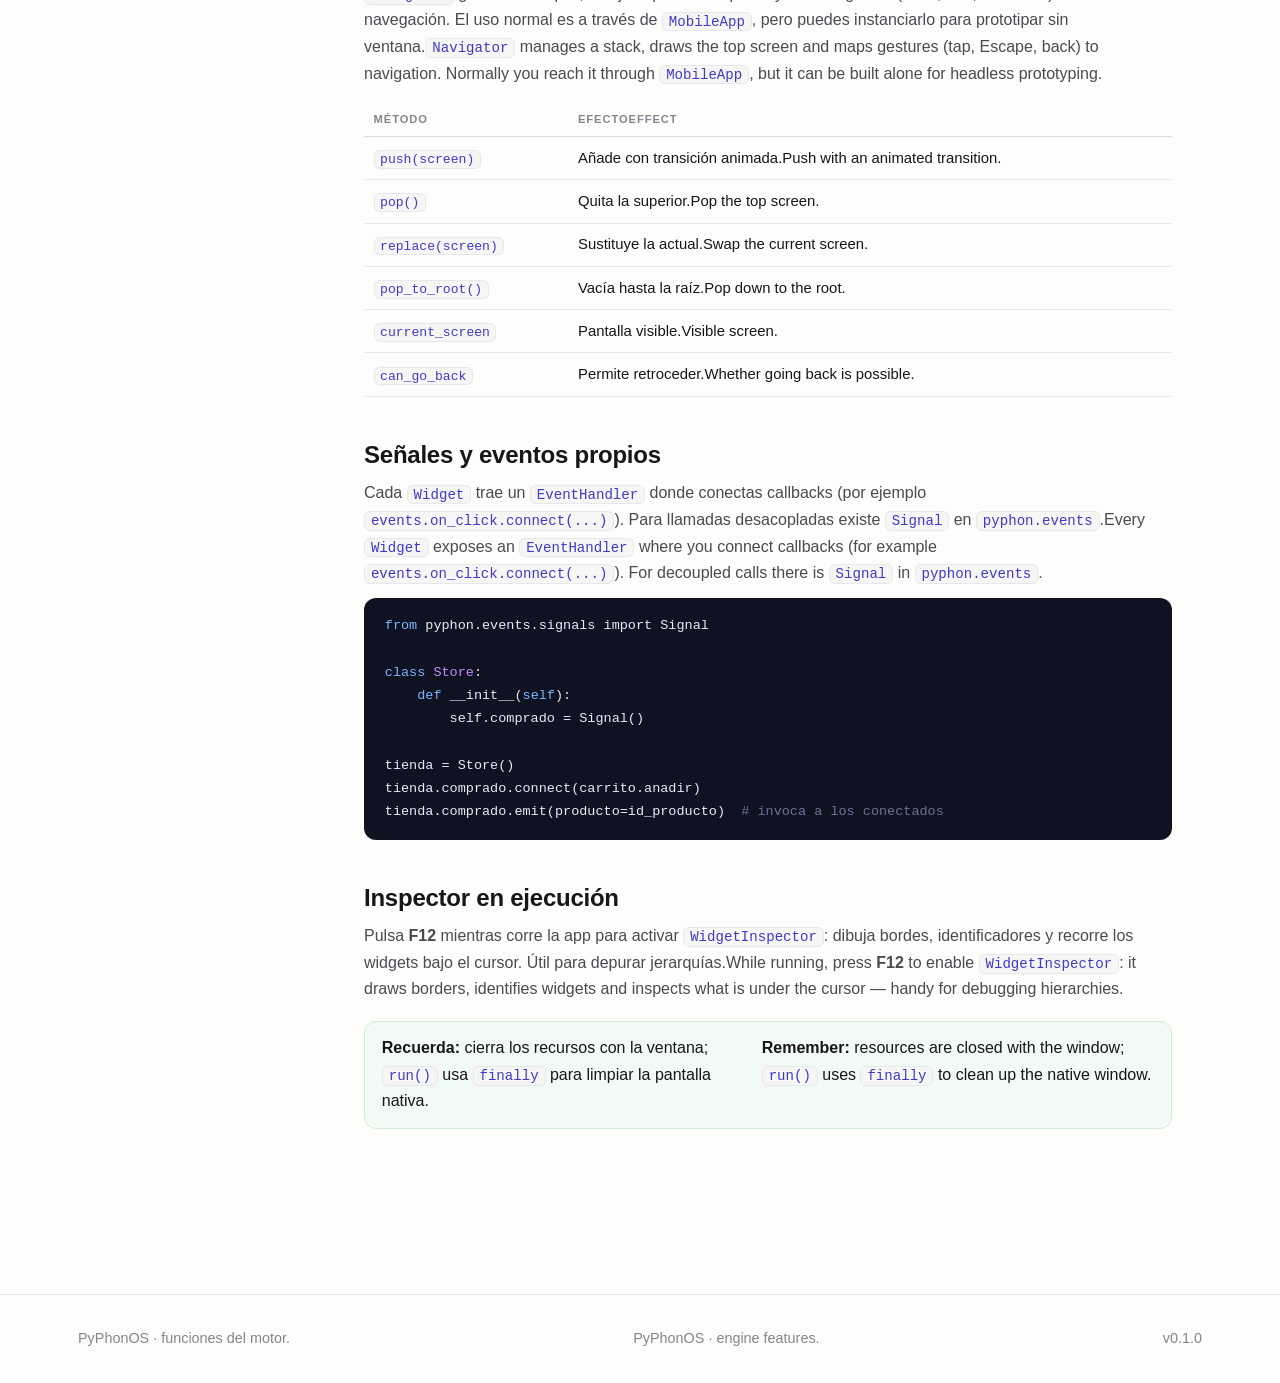
<file: docs/core/engine.html>
<!DOCTYPE html>
<html lang="es" data-lang="es">
<head>
<meta charset="utf-8">
<meta name="viewport" content="width=device-width, initial-scale=1">
<title>Motor y eventos · PyPhonOS</title>
<meta name="description" content="MobileApp, ciclo de vida de Screen, pila del Navigator, señales (Signal) y manejador de eventos en PyPhonOS.">
<link rel="stylesheet" href="../assets/css/docs.css">
<meta name="theme-color" content="#17171a">
<meta property="og:title" content="PyPhonOS — Motor y eventos">
</head>
<body>
<a class="skip" href="#con">Saltar al contenido</a>
<header class="topbar"><div class="topbar-inner">
  <a class="brand" href="../index.html">PyPhonOS<span class="sub">docs</span></a>
  <nav class="nav-doc" aria-label="Primario">
    <a href="../index.html"><span data-es>Visita general</span><span data-en>Overview</span></a>
    <a href="../start.html"><span data-es>Guía</span><span data-en>Guide</span></a>
  </nav>
  <div class="lang" role="group"><button type="button" data-lang="es" data-on>ES</button><button type="button" data-lang="en">EN</button></div>
</div></header>

<div class="doc">
  <aside class="sidenav">
    <h3><span data-es>Empieza aquí</span><span data-en>Get started</span></h3>
    <nav>
      <a href="../index.html"><span data-es>Visión general</span><span data-en>Overview</span></a>
      <a href="../start.html"><span data-es>Primeros pasos</span><span data-en>Getting started</span></a>
    </nav>
    <h3><span data-es>Plataforma</span><span data-en>Platform</span></h3>
    <nav>
      <a class="active" href="engine.html"><span data-es>Motor y eventos</span><span data-en>Engine &amp; events</span></a>
      <a href="animation-render.html"><span data-es>Animación y renderer</span><span data-en>Animation &amp; renderer</span></a>
      <a href="theme-i18n.html"><span data-es>Tema, color e i18n</span><span data-en>Theme, colour &amp; i18n</span></a>
    </nav>
    <h3><span data-es>Widgets</span><span data-en>Widgets</span></h3>
    <nav>
      <a href="../widgets/layout.html"><span data-es>Layout y vistas</span><span data-en>Layout &amp; views</span></a>
      <a href="../widgets/controls.html"><span data-es>Controles y formularios</span><span data-en>Controls &amp; forms</span></a>
      <a href="../widgets/feedback.html"><span data-es>Feedback y diálogos</span><span data-en>Feedback &amp; dialogs</span></a>
      <a href="../widgets/data-media.html"><span data-es>Archivos, datos y media</span><span data-en>Files, data &amp; media</span></a>
      <a href="../widgets/security-system.html"><span data-es>Seguridad y sistema</span><span data-en>Security &amp; system</span></a>
    </nav>
  </aside>

  <main class="content" id="con">
    <span class="breadcrumb"><a href="../index.html">Docs</a> / Motor y eventos</span>
    <h1><span data-es>Motor de la aplicación</span><span data-en>Application engine</span></h1>
    <p class="lead"><span data-es>El módulo <code>pyphon.core</code> coordina la ventana, el bucle de dibujo y el sistema de navegación.</span><span data-en>The <code>pyphon.core</code> module coordinates the window, the drawing loop and the navigation system.</span></p>

    <h2 id="mobileapp">MobileApp</h2>
    <p><span data-es>Clase central. Crea la ventana nativa (SDL2), un <code>Canvas</code>, el gestor de temas, animación, navegación e i18n, y mantiene el ciclo <code>procesar/renderse</code>.</span><span data-en>The central class. It creates the native window (SDL2), a <code>Canvas</code>, plus theme, animation, navigation and i18n managers, and runs the process/render loop.</span></p>
    <table class="api"><thead><tr><th><span data-es>Se usa para</span><span data-en>Purpose</span></th><th>Método</th></tr></thead>
      <tbody>
        <tr><td><span data-es>Crear ventana + motor</span><span data-en>Create window + engine</span></td><td><code>MobileApp(titulo, ancho, alto)</code></td></tr>
        <tr><td><span data-es>Mostrar una pantalla</span><span data-en>Show a screen</span></td><td><code>push_screen(screen)</code></td></tr>
        <tr><td><span data-es>Volver atrás</span><span data-en>Go back</span></td><td><code>pop_screen()</code></td></tr>
        <tr><td><span data-es>Bucle principal</span><span data-en>Main loop</span></td><td><code>run()</code></td></tr>
        <tr><td><span data-es>Recursos del paquete</span><span data-en>Load bundle data</span></td><td><code>load_bundled_resources()</code></td></tr>
      </tbody>
    </table>
    <pre><span class="k">app</span> = MobileApp(titulo=<span class="s">"Tienda"</span>, ancho=360, alto=800)
app.load_bundled_resources()
app.push_screen(CatalogoScreen())
app.run()</pre>

    <h2 id="screen">Screen y su ciclo de vida</h2>
    <p><span data-es>Una <code>Screen</code> representa una vista a pantalla completa con widgets y enlaces de color. Define <code>build()</code> para montar contenido; los demás son enlaces opcionales, parecidos a los ciclos de actividades móviles.</span><span data-en>A <code>Screen</code> is a full-screen view holding widgets. Override <code>build()</code> to assemble it; the rest are optional lifecycle hooks similar to mobile activity callbacks.</span></p>
    <table class="api"><thead><tr><th>Método</th><th><span data-es>Cuándo se llama</span><span data-en>Called when</span></th></tr></thead>
      <tbody>
        <tr><td><code>build()</code></td><td><span data-es>Se monta el contenido (una vez).</span><span data-en>Content is assembled (once).</span></td></tr>
        <tr><td><code>on_enter()</code></td><td><span data-es>Pantalla recién apilada.</span><span data-en>Screen was just pushed.</span></td></tr>
        <tr><td><code>on_leave()</code></td><td><span data-es>Va a quedar tapada o a salir de pila.</span><span data-en>It is about to be covered or popped.</span></td></tr>
        <tr><td><code>on_resume()</code></td><td><span data-es>Volvió a estar visible al desapilar.</span><span data-en>Became visible again after a pop.</span></td></tr>
      </tbody></table>
    <pre><span class="k">class</span> <span class="si">Perfil</span>(Screen):
    <span class="k">def</span> build(<span class="k">self</span>):
        self.estado = Label(text=<span class="s">"Perfil"</span>)
        self.add(self.estado)
    <span class="k">def</span> on_enter(<span class="k">self</span>):
        self.estado.text = <span class="s">"Cargando..."</span>   <span class="c"># refresco al llegar</span>
    <span class="k">def</span> on_leave(<span class="k">self</span>): pass
    <span class="k">def</span> on_resume(<span class="k">self</span>): pass</pre>

    <h2 id="navigator">Navigator: pila de pantallas</h2>
    <p><span data-es><code>Navigator</code> gestiona una pila, dibuja la pantalla superior y traduce gestos (tocar, Esc, retroceso) en funciones de navegación. El uso normal es a través de <code>MobileApp</code>, pero puedes instanciarlo para prototipar sin ventana.</span><span data-en><code>Navigator</code> manages a stack, draws the top screen and maps gestures (tap, Escape, back) to navigation. Normally you reach it through <code>MobileApp</code>, but it can be built alone for headless prototyping.</span></p>
    <table class="api"><thead><tr><th>Método</th><th><span data-es>Efecto</span><span data-en>Effect</span></th></tr></thead>
      <tbody>
        <tr><td><code>push(screen)</code></td><td><span data-es>Añade con transición animada.</span><span data-en>Push with an animated transition.</span></td></tr>
        <tr><td><code>pop()</code></td><td><span data-es>Quita la superior.</span><span data-en>Pop the top screen.</span></td></tr>
        <tr><td><code>replace(screen)</code></td><td><span data-es>Sustituye la actual.</span><span data-en>Swap the current screen.</span></td></tr>
        <tr><td><code>pop_to_root()</code></td><td><span data-es>Vacía hasta la raíz.</span><span data-en>Pop down to the root.</span></td></tr>
        <tr><td><code>current_screen</code></td><td><span data-es>Pantalla visible.</span><span data-en>Visible screen.</span></td></tr>
        <tr><td><code>can_go_back</code></td><td><span data-es>Permite retroceder.</span><span data-en>Whether going back is possible.</span></td></tr>
      </tbody></table>

    <h2 id="sig">Señales y eventos propios</h2>
    <p><span data-es>Cada <code>Widget</code> trae un <code>EventHandler</code> donde conectas callbacks (por ejemplo <code>events.on_click.connect(...)</code>). Para llamadas desacopladas existe <code>Signal</code> en <code>pyphon.events</code>.</span><span data-en>Every <code>Widget</code> exposes an <code>EventHandler</code> where you connect callbacks (for example <code>events.on_click.connect(...)</code>). For decoupled calls there is <code>Signal</code> in <code>pyphon.events</code>.</span></p>
    <pre><span class="k">from</span> pyphon.events.signals import Signal

<span class="k">class</span> <span class="si">Store</span>:
    <span class="k">def</span> __init__(<span class="k">self</span>):
        self.comprado = Signal()

tienda = Store()
tienda.comprado.connect(carrito.anadir)
tienda.comprado.emit(producto=id_producto)  <span class="c"># invoca a los conectados</span></pre>

    <h2 id="inspector">Inspector en ejecución</h2>
    <p><span data-es>Pulsa <b>F12</b> mientras corre la app para activar <code>WidgetInspector</code>: dibuja bordes, identificadores y recorre los widgets bajo el cursor. Útil para depurar jerarquías.</span><span data-en>While running, press <b>F12</b> to enable <code>WidgetInspector</code>: it draws borders, identifies widgets and inspects what is under the cursor — handy for debugging hierarchies.</span></p>
    <div class="tip"><span data-es><b>Recuerda:</b> cierra los recursos con la ventana; <code>run()</code> usa <code>finally</code> para limpiar la pantalla nativa.</span><span data-en><b>Remember:</b> resources are closed with the window; <code>run()</code> uses <code>finally</code> to clean up the native window.</span></div>
  </main>
</div>
<footer><div class="wrap">
  <span data-es>PyPhonOS · funciones del motor.</span><span data-en>PyPhonOS · engine features.</span>
  <span>v0.1.0</span>
</div></footer>
<script src="../assets/js/app.js"></script>
</body>
</html>
</file>
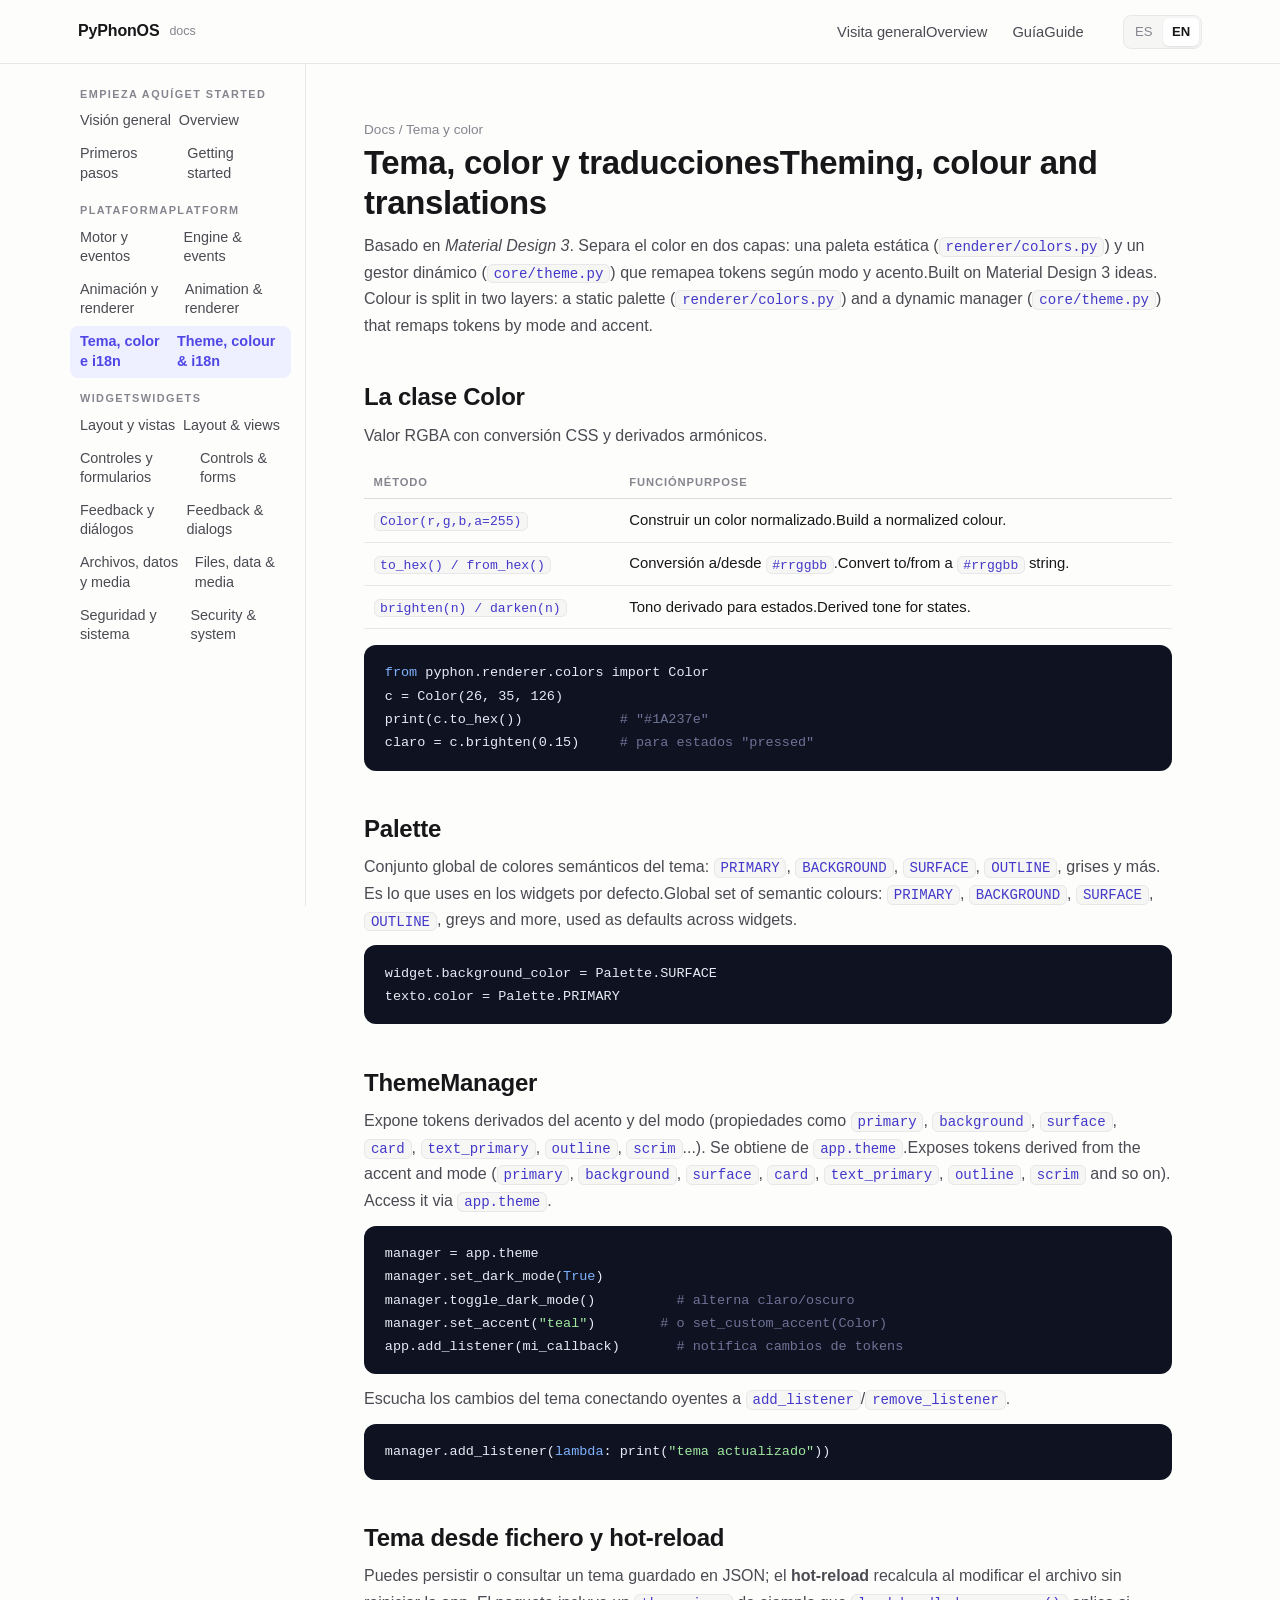
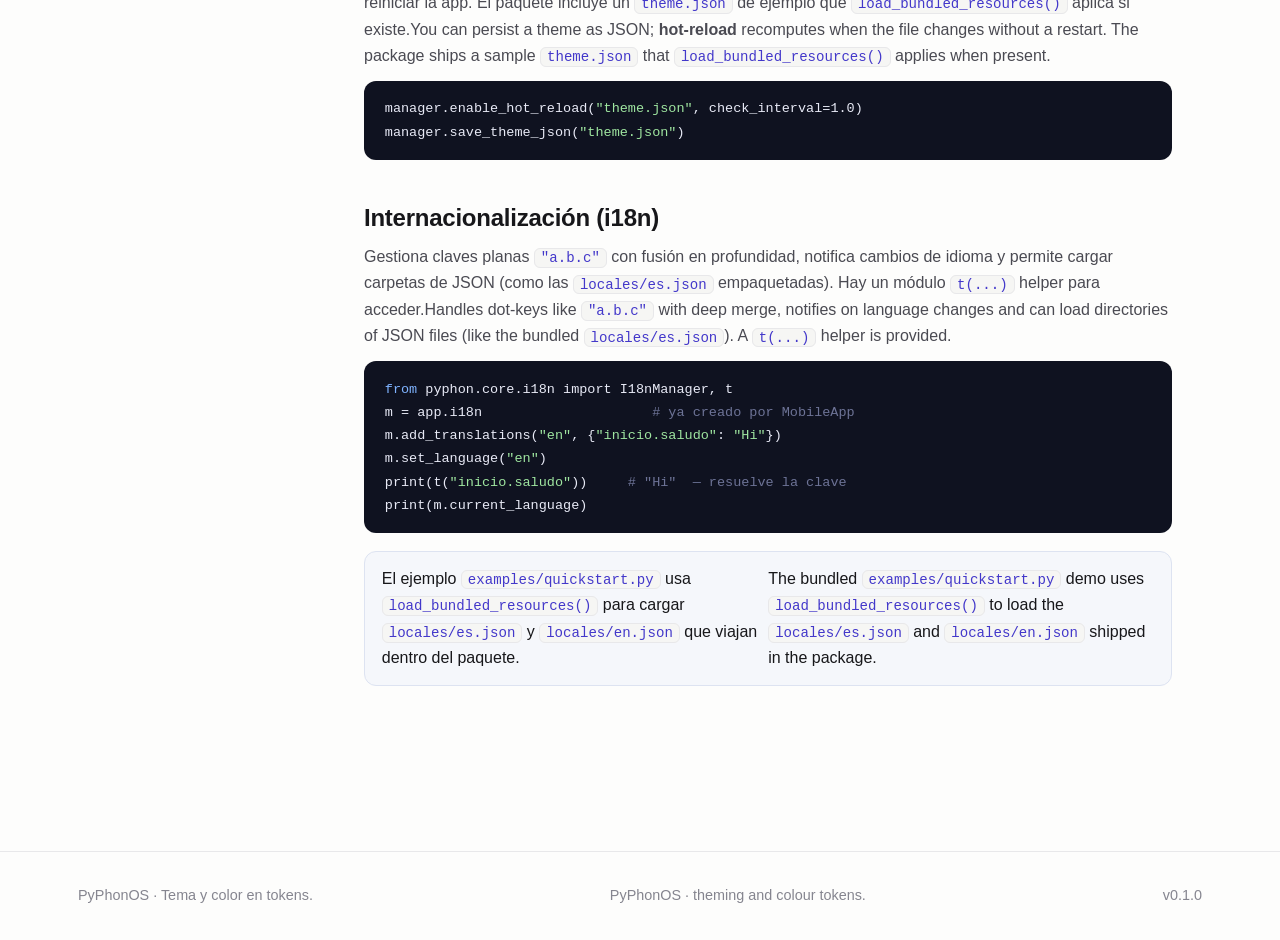
<file: docs/core/theme-i18n.html>
<!DOCTYPE html>
<html lang="es" data-lang="es">
<head>
<meta charset="utf-8">
<meta name="viewport" content="width=device-width, initial-scale=1">
<title>Tema, color e i18n · PyPhonOS</title>
<meta name="description" content="Tokens de color Material, paletas, modo oscuro/acento, internacionalización (es/en) y recarga de temas en PyPhonOS.">
<link rel="stylesheet" href="../assets/css/docs.css">
<meta name="theme-color" content="#17171a">
<meta property="og:title" content="PyPhonOS — Tema, color e i18n">
</head>
<body>
<a class="skip" href="#con">Saltar al contenido</a>
<header class="topbar"><div class="topbar-inner">
  <a class="brand" href="../index.html">PyPhonOS<span class="sub">docs</span></a>
  <nav class="nav-doc" aria-label="Primario">
    <a href="../index.html"><span data-es>Visita general</span><span data-en>Overview</span></a>
    <a href="../start.html"><span data-es>Guía</span><span data-en>Guide</span></a>
  </nav>
  <div class="lang" role="group"><button type="button" data-lang="es" data-on>ES</button><button type="button" data-lang="en">EN</button></div>
</div></header>

<div class="doc">
  <aside class="sidenav">
    <h3><span data-es>Empieza aquí</span><span data-en>Get started</span></h3>
    <nav>
      <a href="../index.html"><span data-es>Visión general</span><span data-en>Overview</span></a>
      <a href="../start.html"><span data-es>Primeros pasos</span><span data-en>Getting started</span></a>
    </nav>
    <h3><span data-es>Plataforma</span><span data-en>Platform</span></h3>
    <nav>
      <a href="engine.html"><span data-es>Motor y eventos</span><span data-en>Engine &amp; events</span></a>
      <a href="animation-render.html"><span data-es>Animación y renderer</span><span data-en>Animation &amp; renderer</span></a>
      <a class="active" href="theme-i18n.html"><span data-es>Tema, color e i18n</span><span data-en>Theme, colour &amp; i18n</span></a>
    </nav>
    <h3><span data-es>Widgets</span><span data-en>Widgets</span></h3>
    <nav>
      <a href="../widgets/layout.html"><span data-es>Layout y vistas</span><span data-en>Layout &amp; views</span></a>
      <a href="../widgets/controls.html"><span data-es>Controles y formularios</span><span data-en>Controls &amp; forms</span></a>
      <a href="../widgets/feedback.html"><span data-es>Feedback y diálogos</span><span data-en>Feedback &amp; dialogs</span></a>
      <a href="../widgets/data-media.html"><span data-es>Archivos, datos y media</span><span data-en>Files, data &amp; media</span></a>
      <a href="../widgets/security-system.html"><span data-es>Seguridad y sistema</span><span data-en>Security &amp; system</span></a>
    </nav>
  </aside>

  <main class="content" id="con">
    <span class="breadcrumb"><a href="../index.html">Docs</a> / Tema y color</span>
    <h1><span data-es>Tema, color y traducciones</span><span data-en>Theming, colour and translations</span></h1>
    <p><span data-es>Basado en <i>Material Design 3</i>. Separa el color en dos capas: una paleta estática (<code>renderer/colors.py</code>) y un gestor dinámico (<code>core/theme.py</code>) que remapea tokens según modo y acento.</span><span data-en>Built on Material Design 3 ideas. Colour is split in two layers: a static palette (<code>renderer/colors.py</code>) and a dynamic manager (<code>core/theme.py</code>) that remaps tokens by mode and accent.</span></p>

    <h2 id="color" data-es>La clase Color</h2>
    <p data-es>Valor RGBA con conversión CSS y derivados armónicos.</p>
    <table class="api"><thead><tr><th>Método</th><th><span data-es>Función</span><span data-en>Purpose</span></th></tr></thead>
      <tbody>
        <tr><td><code>Color(r,g,b,a=255)</code></td><td><span data-es>Construir un color normalizado.</span><span data-en>Build a normalized colour.</span></td></tr>
        <tr><td><code>to_hex() / from_hex()</code></td><td><span data-es>Conversión a/desde <code>#rrggbb</code>.</span><span data-en>Convert to/from a <code>#rrggbb</code> string.</span></td></tr>
        <tr><td><code>brighten(n) / darken(n)</code></td><td><span data-es>Tono derivado para estados.</span><span data-en>Derived tone for states.</span></td></tr>
      </tbody></table>
    <pre><span class="k">from</span> pyphon.renderer.colors import Color
c = Color(26, 35, 126)
print(c.to_hex())            <span class="c"># "#1A237e"</span>
claro = c.brighten(0.15)     <span class="c"># para estados "pressed"</span></pre>

    <h2 id="palette">Palette</h2>
    <p><span data-es>Conjunto global de colores semánticos del tema: <code>PRIMARY</code>, <code>BACKGROUND</code>, <code>SURFACE</code>, <code>OUTLINE</code>, grises y más. Es lo que uses en los widgets por defecto.</span><span data-en>Global set of semantic colours: <code>PRIMARY</code>, <code>BACKGROUND</code>, <code>SURFACE</code>, <code>OUTLINE</code>, greys and more, used as defaults across widgets.</span></p>
    <pre>widget.background_color = Palette.SURFACE
texto.color = Palette.PRIMARY</pre>

    <h2 id="theme">ThemeManager</h2>
    <p><span data-es>Expone tokens derivados del acento y del modo (propiedades como <code>primary</code>, <code>background</code>, <code>surface</code>, <code>card</code>, <code>text_primary</code>, <code>outline</code>, <code>scrim</code>...). Se obtiene de <code>app.theme</code>.</span><span data-en>Exposes tokens derived from the accent and mode (<code>primary</code>, <code>background</code>, <code>surface</code>, <code>card</code>, <code>text_primary</code>, <code>outline</code>, <code>scrim</code> and so on). Access it via <code>app.theme</code>.</span></p>
    <pre>manager = app.theme
manager.set_dark_mode(<span class="k">True</span>)
manager.toggle_dark_mode()          <span class="c"># alterna claro/oscuro</span>
manager.set_accent(<span class="s">"teal"</span>)        <span class="c"># o set_custom_accent(Color)</span>
app.add_listener(mi_callback)       <span class="c"># notifica cambios de tokens</span></pre>
    <p data-es>Escucha los cambios del tema conectando oyentes a <code>add_listener</code>/<code>remove_listener</code>.</p>
    <pre>manager.add_listener(<span class="k">lambda</span>: print(<span class="s">"tema actualizado"</span>))</pre>

    <h2 id="disk">Tema desde fichero y hot-reload</h2>
    <p><span data-es>Puedes persistir o consultar un tema guardado en JSON; el <b>hot-reload</b> recalcula al modificar el archivo sin reiniciar la app. El paquete incluye un <code>theme.json</code> de ejemplo que <code>load_bundled_resources()</code> aplica si existe.</span><span data-en>You can persist a theme as JSON; <b>hot-reload</b> recomputes when the file changes without a restart. The package ships a sample <code>theme.json</code> that <code>load_bundled_resources()</code> applies when present.</span></p>
    <pre>manager.enable_hot_reload(<span class="s">"theme.json"</span>, check_interval=1.0)
manager.save_theme_json(<span class="s">"theme.json"</span>)</pre>

    <h2 id="i18n">Internacionalización (i18n)</h2>
    <p><span data-es>Gestiona claves planas <code>"a.b.c"</code> con fusión en profundidad, notifica cambios de idioma y permite cargar carpetas de JSON (como las <code>locales/es.json</code> empaquetadas). Hay un módulo <code>t(...)</code> helper para acceder.</span><span data-en>Handles dot-keys like <code>"a.b.c"</code> with deep merge, notifies on language changes and can load directories of JSON files (like the bundled <code>locales/es.json</code>). A <code>t(...)</code> helper is provided.</span></p>
    <pre><span class="k">from</span> pyphon.core.i18n import I18nManager, t
m = app.i18n                     <span class="c"># ya creado por MobileApp</span>
m.add_translations(<span class="s">"en"</span>, {<span class="s">"inicio.saludo"</span>: <span class="s">"Hi"</span>})
m.set_language(<span class="s">"en"</span>)
print(t(<span class="s">"inicio.saludo"</span>))     <span class="c"># "Hi"  — resuelve la clave</span>
print(m.current_language)</pre>
    <div class="note"><span data-es>El ejemplo <code>examples/quickstart.py</code> usa <code>load_bundled_resources()</code> para cargar <code>locales/es.json</code> y <code>locales/en.json</code> que viajan dentro del paquete.</span><span data-en>The bundled <code>examples/quickstart.py</code> demo uses <code>load_bundled_resources()</code> to load the <code>locales/es.json</code> and <code>locales/en.json</code> shipped in the package.</span></div>
  </main>
</div>
<footer><div class="wrap">
  <span data-es>PyPhonOS · Tema y color en tokens.</span><span data-en>PyPhonOS · theming and colour tokens.</span>
  <span>v0.1.0</span>
</div></footer>
<script src="../assets/js/app.js"></script>
</body>
</html>
</file>
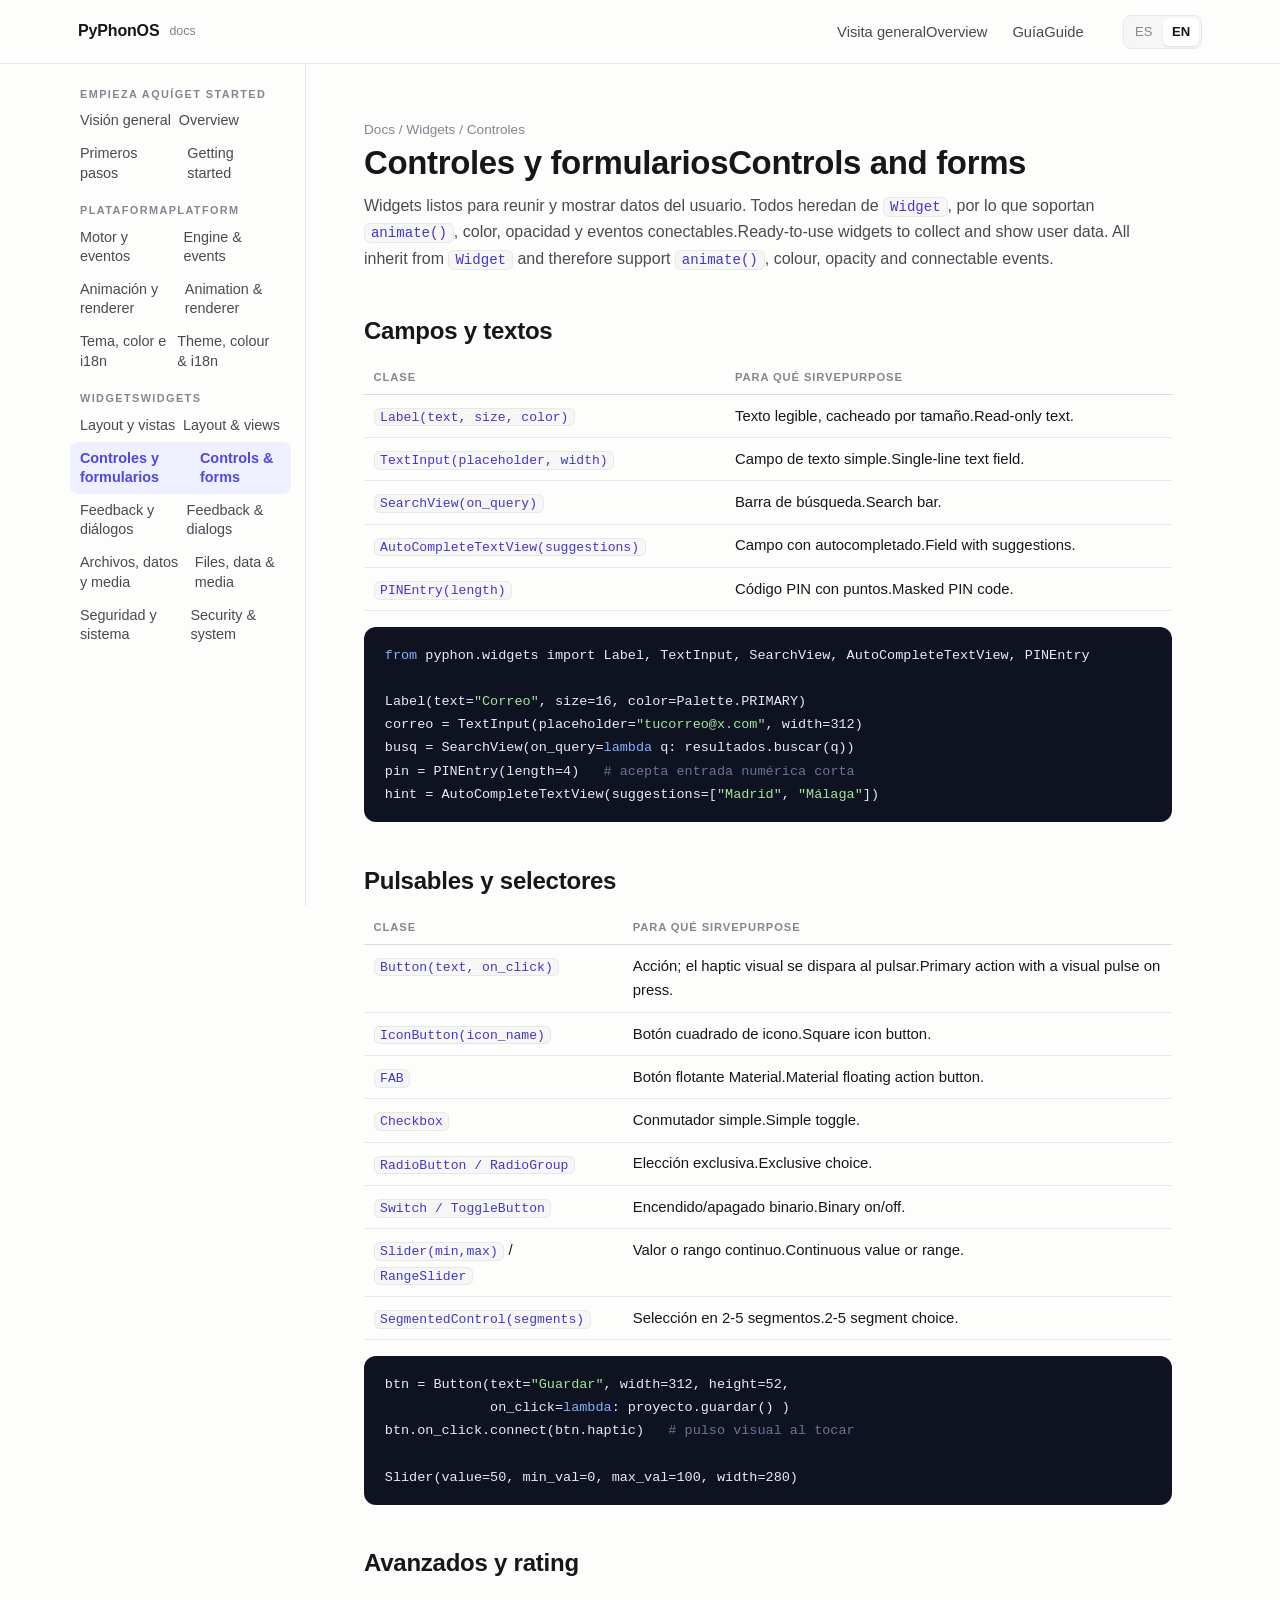
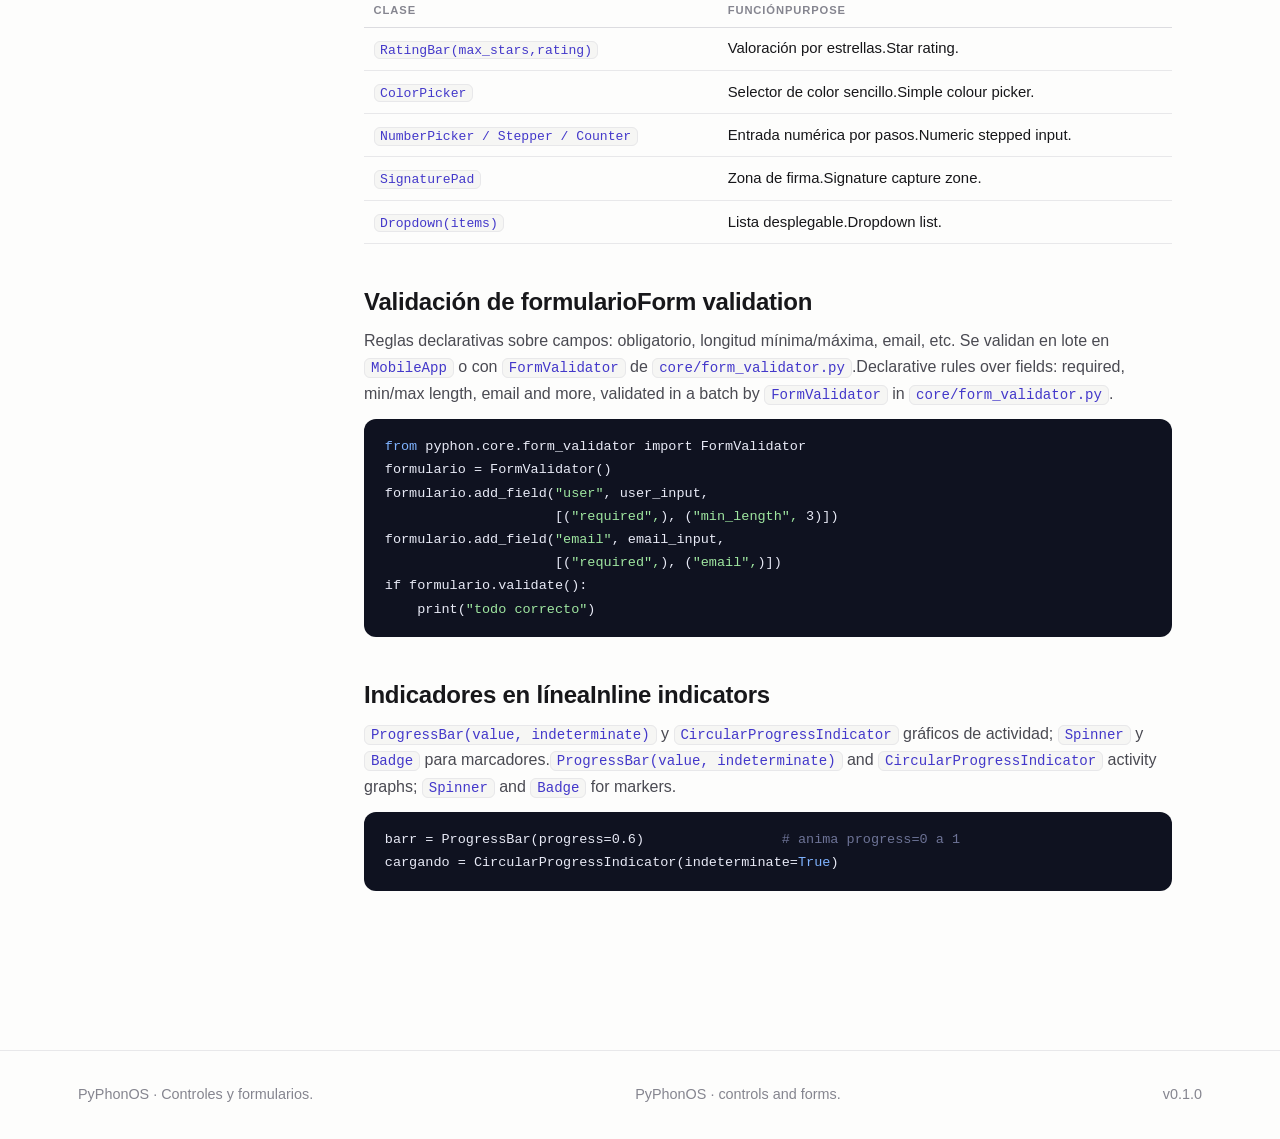
<file: docs/widgets/controls.html>
<!DOCTYPE html>
<html lang="es" data-lang="es">
<head>
<meta charset="utf-8">
<meta name="viewport" content="width=device-width, initial-scale=1">
<title>Controles y formularios · PyPhonOS</title>
<meta name="description" content="Controles de PyPhonOS: label, botón, campo de texto, interruptores, sliders, checkboxes y validación.">
<link rel="stylesheet" href="../assets/css/docs.css">
<meta name="theme-color" content="#17171a">
</head>
<body>
<a class="skip" href="#con">Saltar al contenido</a>
<header class="topbar"><div class="topbar-inner">
  <a class="brand" href="../index.html">PyPhonOS<span class="sub">docs</span></a>
  <nav class="nav-doc" aria-label="Primario">
    <a href="../index.html"><span data-es>Visita general</span><span data-en>Overview</span></a>
    <a href="../start.html"><span data-es>Guía</span><span data-en>Guide</span></a>
  </nav>
  <div class="lang" role="group"><button type="button" data-lang="es" data-on>ES</button><button type="button" data-lang="en">EN</button></div>
</div></header>

<div class="doc">
  <aside class="sidenav">
    <h3><span data-es>Empieza aquí</span><span data-en>Get started</span></h3>
    <nav>
      <a href="../index.html"><span data-es>Visión general</span><span data-en>Overview</span></a>
      <a href="../start.html"><span data-es>Primeros pasos</span><span data-en>Getting started</span></a>
    </nav>
    <h3><span data-es>Plataforma</span><span data-en>Platform</span></h3>
    <nav>
      <a href="../core/engine.html"><span data-es>Motor y eventos</span><span data-en>Engine &amp; events</span></a>
      <a href="../core/animation-render.html"><span data-es>Animación y renderer</span><span data-en>Animation &amp; renderer</span></a>
      <a href="../core/theme-i18n.html"><span data-es>Tema, color e i18n</span><span data-en>Theme, colour &amp; i18n</span></a>
    </nav>
    <h3><span data-es>Widgets</span><span data-en>Widgets</span></h3>
    <nav>
      <a href="layout.html"><span data-es>Layout y vistas</span><span data-en>Layout &amp; views</span></a>
      <a class="active" href="controls.html"><span data-es>Controles y formularios</span><span data-en>Controls &amp; forms</span></a>
      <a href="feedback.html"><span data-es>Feedback y diálogos</span><span data-en>Feedback &amp; dialogs</span></a>
      <a href="data-media.html"><span data-es>Archivos, datos y media</span><span data-en>Files, data &amp; media</span></a>
      <a href="security-system.html"><span data-es>Seguridad y sistema</span><span data-en>Security &amp; system</span></a>
    </nav>
  </aside>

  <main class="content" id="con">
    <span class="breadcrumb"><a href="../index.html">Docs</a> / Widgets / Controles</span>
    <h1><span data-es>Controles y formularios</span><span data-en>Controls and forms</span></h1>
    <p><span data-es>Widgets listos para reunir y mostrar datos del usuario. Todos heredan de <code>Widget</code>, por lo que soportan <code>animate()</code>, color, opacidad y eventos conectables.</span><span data-en>Ready-to-use widgets to collect and show user data. All inherit from <code>Widget</code> and therefore support <code>animate()</code>, colour, opacity and connectable events.</span></p>

    <h2>Campos y textos</h2>
    <table class="api"><thead><tr><th>Clase</th><th><span data-es>Para qué sirve</span><span data-en>Purpose</span></th></tr></thead>
      <tbody>
        <tr><td><code>Label(text, size, color)</code></td><td><span data-es>Texto legible, cacheado por tamaño.</span><span data-en>Read-only text.</span></td></tr>
        <tr><td><code>TextInput(placeholder, width)</code></td><td><span data-es>Campo de texto simple.</span><span data-en>Single-line text field.</span></td></tr>
        <tr><td><code>SearchView(on_query)</code></td><td><span data-es>Barra de búsqueda.</span><span data-en>Search bar.</span></td></tr>
        <tr><td><code>AutoCompleteTextView(suggestions)</code></td><td><span data-es>Campo con autocompletado.</span><span data-en>Field with suggestions.</span></td></tr>
        <tr><td><code>PINEntry(length)</code></td><td><span data-es>Código PIN con puntos.</span><span data-en>Masked PIN code.</span></td></tr>
      </tbody></table>
    <pre><span class="k">from</span> pyphon.widgets import Label, TextInput, SearchView, AutoCompleteTextView, PINEntry

Label(text=<span class="s">"Correo"</span>, size=16, color=Palette.PRIMARY)
correo = TextInput(placeholder=<span class="s">"tucorreo@x.com"</span>, width=312)
busq = SearchView(on_query=<span class="k">lambda</span> q: resultados.buscar(q))
pin = PINEntry(length=4)   <span class="c"># acepta entrada numérica corta</span>
hint = AutoCompleteTextView(suggestions=[<span class="s">"Madrid"</span>, <span class="s">"Málaga"</span>])</pre>

    <h2>Pulsables y selectores</h2>
    <table class="api"><thead><tr><th>Clase</th><th><span data-es>Para qué sirve</span><span data-en>Purpose</span></th></tr></thead>
      <tbody>
        <tr><td><code>Button(text, on_click)</code></td><td><span data-es>Acción; el haptic visual se dispara al pulsar.</span><span data-en>Primary action with a visual pulse on press.</span></td></tr>
        <tr><td><code>IconButton(icon_name)</code></td><td><span data-es>Botón cuadrado de icono.</span><span data-en>Square icon button.</span></td></tr>
        <tr><td><code>FAB</code></td><td><span data-es>Botón flotante Material.</span><span data-en>Material floating action button.</span></td></tr>
        <tr><td><code>Checkbox</code></td><td><span data-es>Conmutador simple.</span><span data-en>Simple toggle.</span></td></tr>
        <tr><td><code>RadioButton / RadioGroup</code></td><td><span data-es>Elección exclusiva.</span><span data-en>Exclusive choice.</span></td></tr>
        <tr><td><code>Switch / ToggleButton</code></td><td><span data-es>Encendido/apagado binario.</span><span data-en>Binary on/off.</span></td></tr>
        <tr><td><code>Slider(min,max)</code> / <code>RangeSlider</code></td><td><span data-es>Valor o rango continuo.</span><span data-en>Continuous value or range.</span></td></tr>
        <tr><td><code>SegmentedControl(segments)</code></td><td><span data-es>Selección en 2-5 segmentos.</span><span data-en>2-5 segment choice.</span></td></tr>
      </tbody></table>
    <pre>btn = Button(text=<span class="s">"Guardar"</span>, width=312, height=52,
             on_click=<span class="k">lambda</span>: proyecto.guardar() )
btn.on_click.connect(btn.haptic)   <span class="c"># pulso visual al tocar</span>

Slider(value=50, min_val=0, max_val=100, width=280)</pre>

    <h2>Avanzados y rating</h2>
    <table class="api"><thead><tr><th>Clase</th><th><span data-es>Función</span><span data-en>Purpose</span></th></tr></thead>
      <tbody>
        <tr><td><code>RatingBar(max_stars,rating)</code></td><td><span data-es>Valoración por estrellas.</span><span data-en>Star rating.</span></td></tr>
        <tr><td><code>ColorPicker</code></td><td><span data-es>Selector de color sencillo.</span><span data-en>Simple colour picker.</span></td></tr>
        <tr><td><code>NumberPicker / Stepper / Counter</code></td><td><span data-es>Entrada numérica por pasos.</span><span data-en>Numeric stepped input.</span></td></tr>
        <tr><td><code>SignaturePad</code></td><td><span data-es>Zona de firma.</span><span data-en>Signature capture zone.</span></td></tr>
        <tr><td><code>Dropdown(items)</code></td><td><span data-es>Lista desplegable.</span><span data-en>Dropdown list.</span></td></tr>
      </tbody></table>

    <h2 id="valid"><span data-es>Validación de formulario</span><span data-en>Form validation</span></h2>
    <p><span data-es>Reglas declarativas sobre campos: obligatorio, longitud mínima/máxima, email, etc. Se validan en lote en <code>MobileApp</code> o con <code>FormValidator</code> de <code>core/form_validator.py</code>.</span><span data-en>Declarative rules over fields: required, min/max length, email and more, validated in a batch by <code>FormValidator</code> in <code>core/form_validator.py</code>.</span></p>
    <pre><span class="k">from</span> pyphon.core.form_validator import FormValidator
formulario = FormValidator()
formulario.add_field(<span class="s">"user"</span>, user_input,
                     [(<span class="s">"required",</span>), (<span class="s">"min_length",</span> 3)])
formulario.add_field(<span class="s">"email"</span>, email_input,
                     [(<span class="s">"required",</span>), (<span class="s">"email",</span>)])
if formulario.validate():
    print(<span class="s">"todo correcto"</span>)</pre>

    <h2 id="media"><span data-es">Indicadores en línea</span><span data-en>Inline indicators</span></h2>
    <p><span data-es><code>ProgressBar(value, indeterminate)</code> y <code>CircularProgressIndicator</code> gráficos de actividad; <code>Spinner</code> y <code>Badge</code> para marcadores.</span><span data-en><code>ProgressBar(value, indeterminate)</code> and <code>CircularProgressIndicator</code> activity graphs; <code>Spinner</code> and <code>Badge</code> for markers.</span></p>
    <pre>barr = ProgressBar(progress=0.6)                 <span class="c"># anima progress=0 a 1</span>
cargando = CircularProgressIndicator(indeterminate=<span class="k">True</span>)</pre>
  </main>
</div>
<footer><div class="wrap"><span data-es>PyPhonOS · Controles y formularios.</span><span data-en>PyPhonOS · controls and forms.</span><span>v0.1.0</span></div></footer>
<script src="../assets/js/app.js"></script>
</body>
</html>
</file>
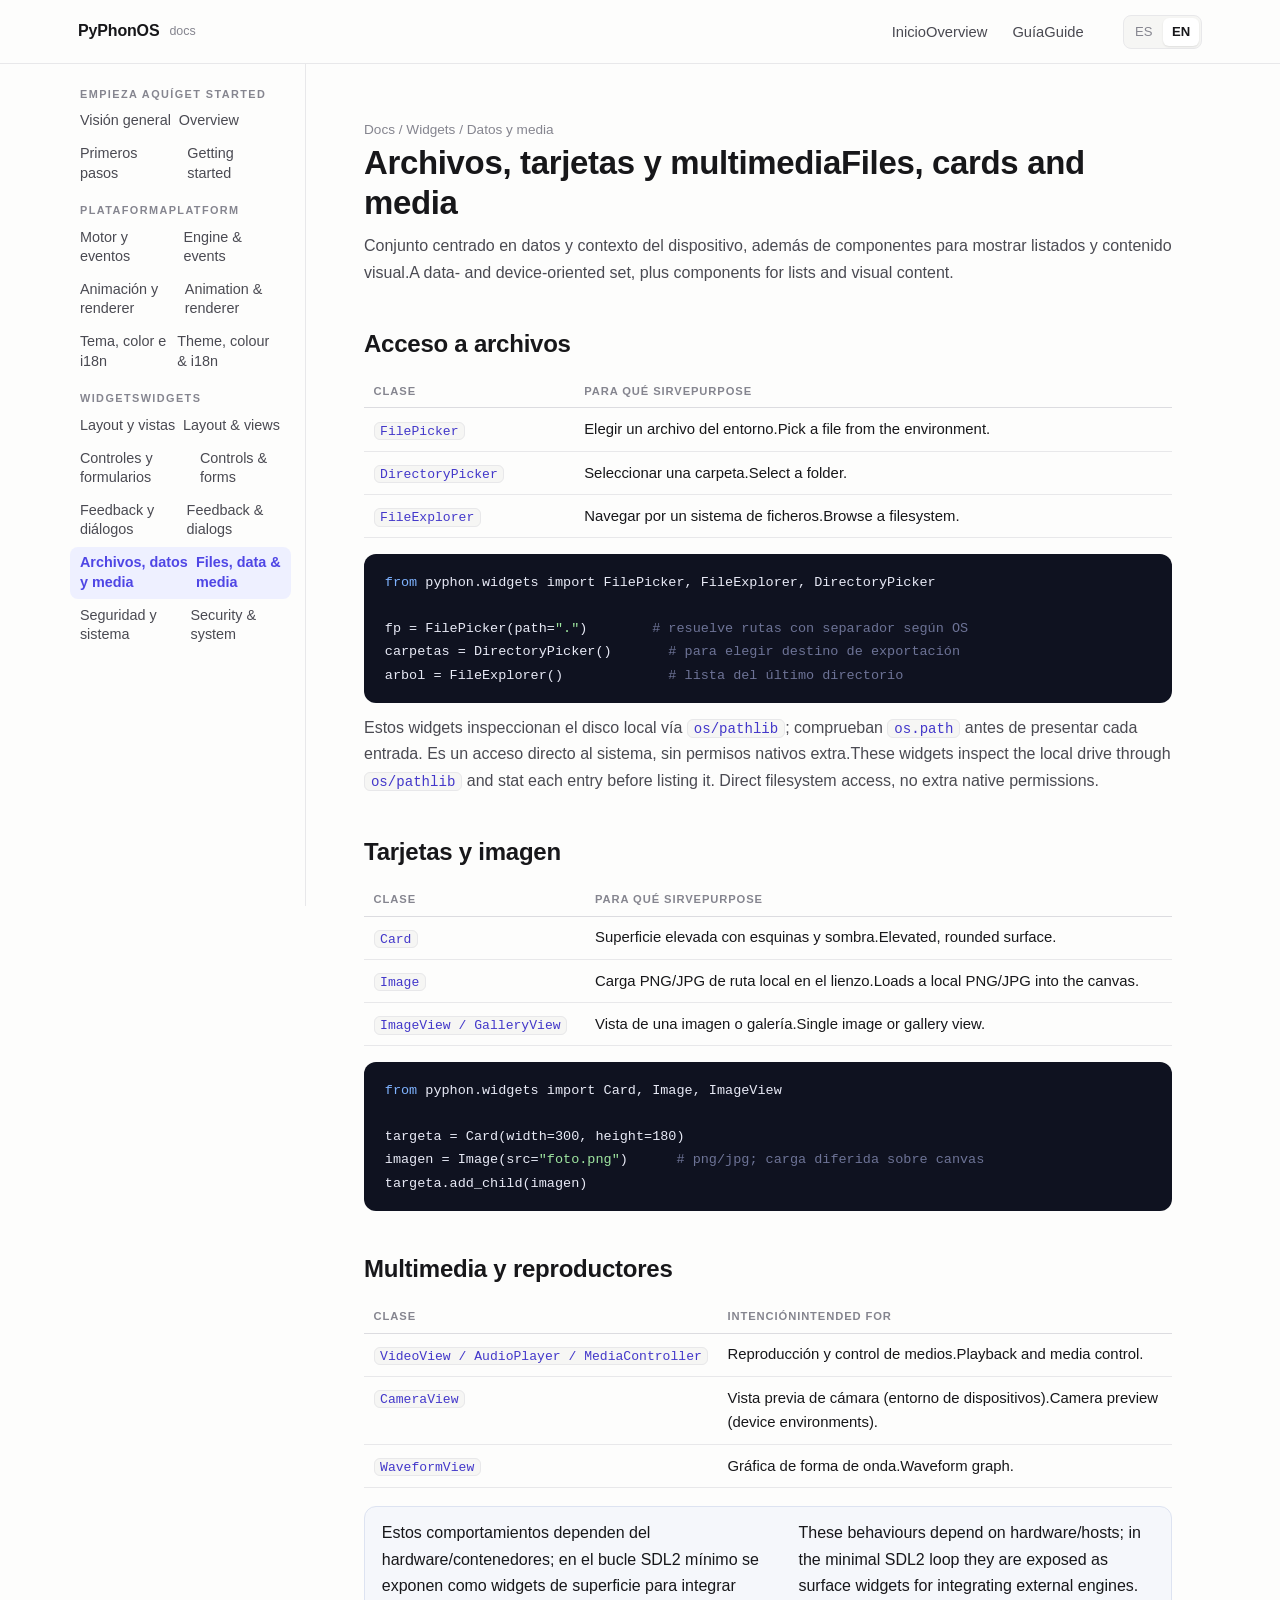
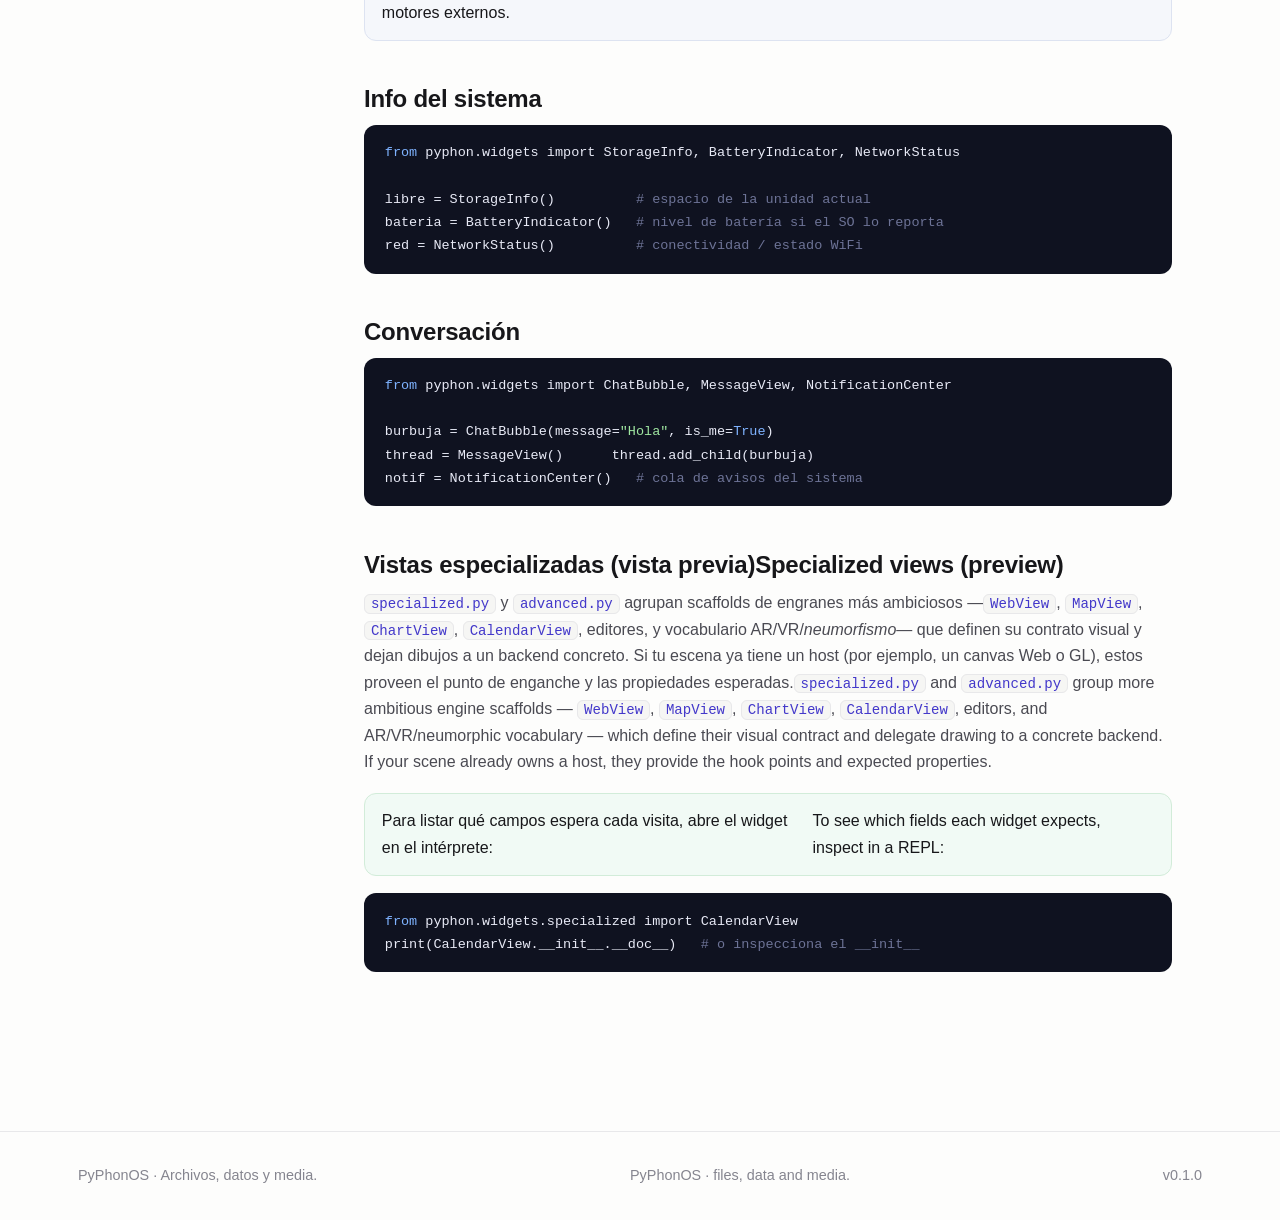
<file: docs/widgets/data-media.html>
<!DOCTYPE html>
<html lang="es" data-lang="es">
<head>
<meta charset="utf-8">
<meta name="viewport" content="width=device-width, initial-scale=1">
<title>Archivos, datos y media · PyPhonOS</title>
<meta name="description" content="Selectores de archivos y carpetas, tarjetas, vistas de datos, multimedia y componentes de chat en PyPhonOS.">
<link rel="stylesheet" href="../assets/css/docs.css"><meta name="theme-color" content="#17171a">
</head>
<body>
<a class="skip" href="#con">Saltar al contenido</a>
<header class="topbar"><div class="topbar-inner">
  <a class="brand" href="../index.html">PyPhonOS<span class="sub">docs</span></a>
  <nav class="nav-doc" aria-label="Primario"><a href="../index.html"><span data-es>Inicio</span><span data-en>Overview</span></a><a href="../start.html"><span data-es>Guía</span><span data-en>Guide</span></a></nav>
  <div class="lang" role="group"><button type="button" data-lang="es" data-on>ES</button><button type="button" data-lang="en">EN</button></div>
</div></header>
<div class="doc">
  <aside class="sidenav">
    <h3><span data-es>Empieza aquí</span><span data-en>Get started</span></h3>
    <nav><a href="../index.html"><span data-es>Visión general</span><span data-en>Overview</span></a><a href="../start.html"><span data-es>Primeros pasos</span><span data-en>Getting started</span></a></nav>
    <h3><span data-es>Plataforma</span><span data-en>Platform</span></h3>
    <nav><a href="../core/engine.html"><span data-es>Motor y eventos</span><span data-en>Engine &amp; events</span></a><a href="../core/animation-render.html"><span data-es>Animación y renderer</span><span data-en>Animation &amp; renderer</span></a><a href="../core/theme-i18n.html"><span data-es>Tema, color e i18n</span><span data-en>Theme, colour &amp; i18n</span></a></nav>
    <h3><span data-es>Widgets</span><span data-en>Widgets</span></h3>
    <nav><a href="layout.html"><span data-es>Layout y vistas</span><span data-en>Layout &amp; views</span></a><a href="controls.html"><span data-es>Controles y formularios</span><span data-en>Controls &amp; forms</span></a><a href="feedback.html"><span data-es>Feedback y diálogos</span><span data-en>Feedback &amp; dialogs</span></a><a class="active" href="data-media.html"><span data-es>Archivos, datos y media</span><span data-en>Files, data &amp; media</span></a><a href="security-system.html"><span data-es>Seguridad y sistema</span><span data-en>Security &amp; system</span></a></nav>
  </aside>
  <main class="content" id="con">
    <span class="breadcrumb"><a href="../index.html">Docs</a> / Widgets / Datos y media</span>
    <h1><span data-es>Archivos, tarjetas y multimedia</span><span data-en>Files, cards and media</span></h1>
    <p><span data-es>Conjunto centrado en datos y contexto del dispositivo, además de componentes para mostrar listados y contenido visual.</span><span data-en>A data- and device-oriented set, plus components for lists and visual content.</span></p>

    <h2 id="files">Acceso a archivos</h2>
    <table class="api"><thead><tr><th>Clase</th><th><span data-es>Para qué sirve</span><span data-en>Purpose</span></th></tr></thead>
      <tbody>
        <tr><td><code>FilePicker</code></td><td><span data-es>Elegir un archivo del entorno.</span><span data-en>Pick a file from the environment.</span></td></tr>
        <tr><td><code>DirectoryPicker</code></td><td><span data-es>Seleccionar una carpeta.</span><span data-en>Select a folder.</span></td></tr>
        <tr><td><code>FileExplorer</code></td><td><span data-es>Navegar por un sistema de ficheros.</span><span data-en>Browse a filesystem.</span></td></tr>
      </tbody></table>
    <pre><span class="k">from</span> pyphon.widgets import FilePicker, FileExplorer, DirectoryPicker

fp = FilePicker(path=<span class="s">"."</span>)        <span class="c"># resuelve rutas con separador según OS</span>
carpetas = DirectoryPicker()       <span class="c"># para elegir destino de exportación</span>
arbol = FileExplorer()             <span class="c"># lista del último directorio</span></pre>
    <p><span data-es>Estos widgets inspeccionan el disco local vía <code>os/pathlib</code>; comprueban <code>os.path</code> antes de presentar cada entrada. Es un acceso directo al sistema, sin permisos nativos extra.</span><span data-en>These widgets inspect the local drive through <code>os/pathlib</code> and stat each entry before listing it. Direct filesystem access, no extra native permissions.</span></p>

    <h2 id="card">Tarjetas y imagen</h2>
    <table class="api"><thead><tr><th>Clase</th><th><span data-es>Para qué sirve</span><span data-en>Purpose</span></th></tr></thead>
      <tbody>
        <tr><td><code>Card</code></td><td><span data-es>Superficie elevada con esquinas y sombra.</span><span data-en>Elevated, rounded surface.</span></td></tr>
        <tr><td><code>Image</code></td><td><span data-es>Carga PNG/JPG de ruta local en el lienzo.</span><span data-en>Loads a local PNG/JPG into the canvas.</span></td></tr>
        <tr><td><code>ImageView / GalleryView</code></td><td><span data-es>Vista de una imagen o galería.</span><span data-en>Single image or gallery view.</span></td></tr>
      </tbody></table>
    <pre><span class="k">from</span> pyphon.widgets import Card, Image, ImageView

targeta = Card(width=300, height=180)
imagen = Image(src=<span class="s">"foto.png"</span>)      <span class="c"># png/jpg; carga diferida sobre canvas</span>
targeta.add_child(imagen)</pre>

    <h2 id="media">Multimedia y reproductores</h2>
    <table class="api"><thead><tr><th>Clase</th><th><span data-es>Intención</span><span data-en>Intended for</span></th></tr></thead>
      <tbody>
        <tr><td><code>VideoView / AudioPlayer / MediaController</code></td><td><span data-es>Reproducción y control de medios.</span><span data-en>Playback and media control.</span></td></tr>
        <tr><td><code>CameraView</code></td><td><span data-es>Vista previa de cámara (entorno de dispositivos).</span><span data-en>Camera preview (device environments).</span></td></tr>
        <tr><td><code>WaveformView</code></td><td><span data-es>Gráfica de forma de onda.</span><span data-en>Waveform graph.</span></td></tr>
      </tbody></table>
    <div class="note"><span data-es>Estos comportamientos dependen del hardware/contenedores; en el bucle SDL2 mínimo se exponen como widgets de superficie para integrar motores externos.</span><span data-en>These behaviours depend on hardware/hosts; in the minimal SDL2 loop they are exposed as surface widgets for integrating external engines.</span></div>

    <h2 id="state">Info del sistema</h2>
    <pre><span class="k">from</span> pyphon.widgets import StorageInfo, BatteryIndicator, NetworkStatus

libre = StorageInfo()          <span class="c"># espacio de la unidad actual</span>
bateria = BatteryIndicator()   <span class="c"># nivel de batería si el SO lo reporta</span>
red = NetworkStatus()          <span class="c"># conectividad / estado WiFi</span></pre>

    <h2 id="chat">Conversación</h2>
    <pre><span class="k">from</span> pyphon.widgets import ChatBubble, MessageView, NotificationCenter

burbuja = ChatBubble(message=<span class="s">"Hola"</span>, is_me=<span class="k">True</span>)
thread = MessageView()      thread.add_child(burbuja)
notif = NotificationCenter()   <span class="c"># cola de avisos del sistema</span></pre>

    <h2 id="spec"><span data-es>Vistas especializadas (vista previa)</span><span data-en>Specialized views (preview)</span></h2>
    <p><span data-es><code>specialized.py</code> y <code>advanced.py</code> agrupan scaffolds de engranes más ambiciosos —<code>WebView</code>, <code>MapView</code>, <code>ChartView</code>, <code>CalendarView</code>, editores, y vocabulario AR/VR/<i>neumorfismo</i>— que definen su contrato visual y dejan dibujos a un backend concreto. Si tu escena ya tiene un host (por ejemplo, un canvas Web o GL), estos proveen el punto de enganche y las propiedades esperadas.</span><span data-en><code>specialized.py</code> and <code>advanced.py</code> group more ambitious engine scaffolds — <code>WebView</code>, <code>MapView</code>, <code>ChartView</code>, <code>CalendarView</code>, editors, and AR/VR/neumorphic vocabulary — which define their visual contract and delegate drawing to a concrete backend. If your scene already owns a host, they provide the hook points and expected properties.</span></p>
    <div class="tip"><span data-es>Para listar qué campos espera cada visita, abre el widget en el intérprete:</span><span data-en>To see which fields each widget expects, inspect in a REPL:</span></div>
    <pre><span class="k">from</span> pyphon.widgets.specialized import CalendarView
print(CalendarView.__init__.__doc__)   <span class="c"># o inspecciona el __init__</span></pre>
  </main>
</div>
<footer><div class="wrap"><span data-es>PyPhonOS · Archivos, datos y media.</span><span data-en>PyPhonOS · files, data and media.</span><span>v0.1.0</span></div></footer>
<script src="../assets/js/app.js"></script>
</body>
</html>
</file>
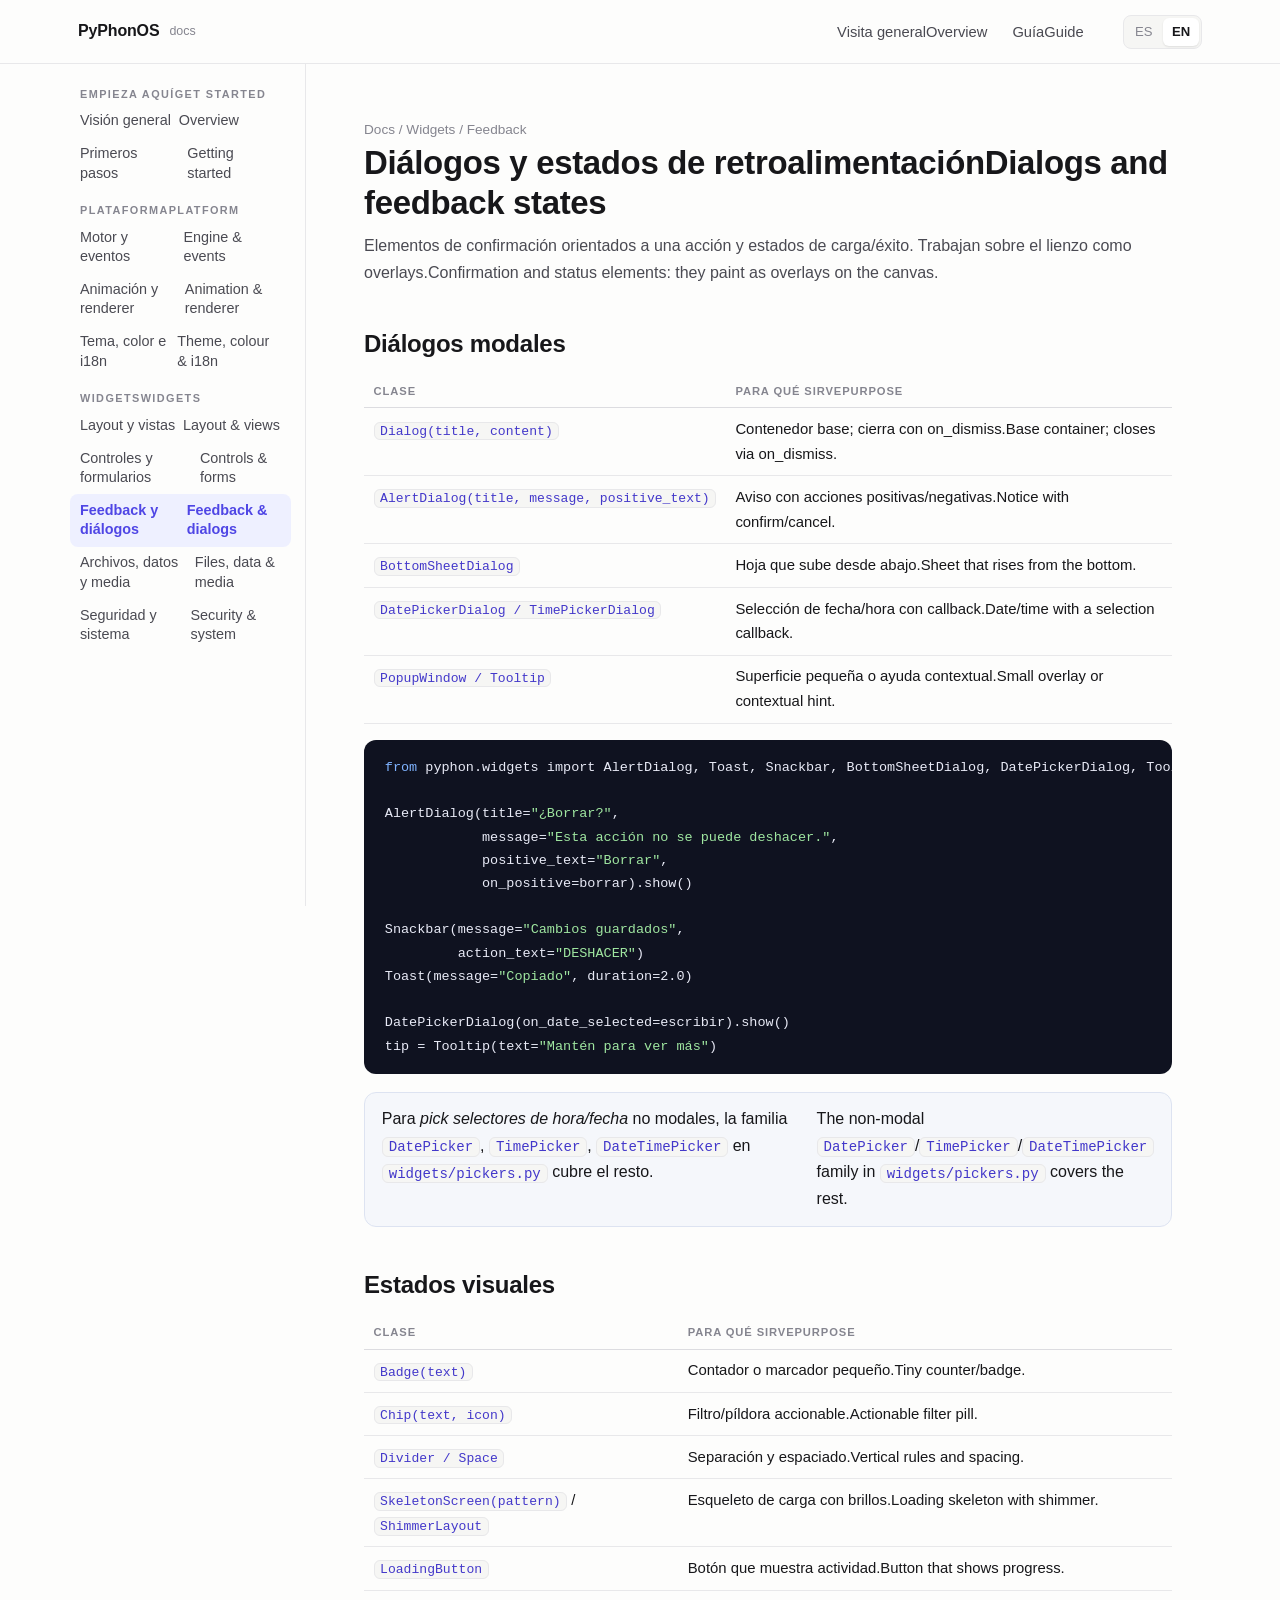
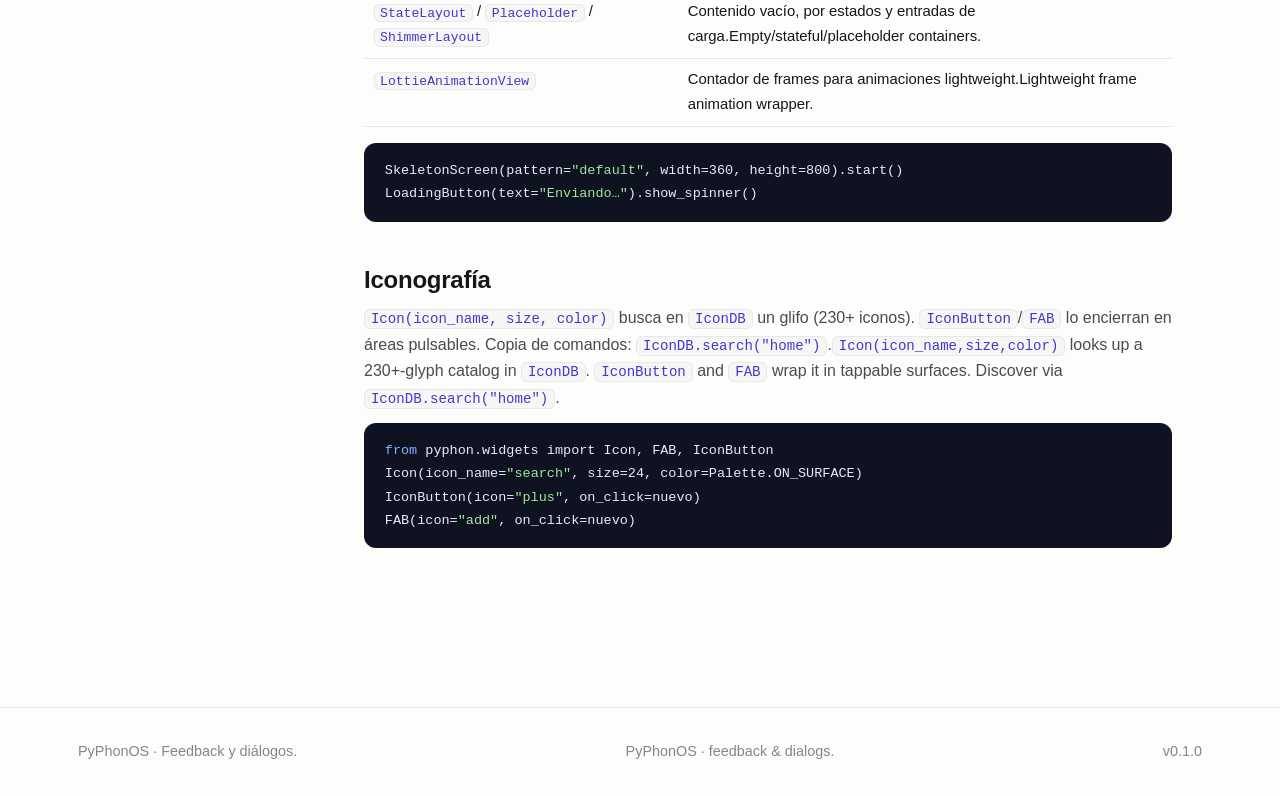
<file: docs/widgets/feedback.html>
<!DOCTYPE html>
<html lang="es" data-lang="es">
<head>
<meta charset="utf-8">
<meta name="viewport" content="width=device-width, initial-scale=1">
<title>Feedback y diálogos · PyPhonOS</title>
<meta name="description" content="Diálogos, toasts, snackbars, esqueletos de carga y estados visuales de retroalimentación en PyPhonOS.">
<link rel="stylesheet" href="../assets/css/docs.css"><meta name="theme-color" content="#17171a">
</head>
<body>
<a class="skip" href="#con">Saltar al contenido</a>
<header class="topbar"><div class="topbar-inner">
  <a class="brand" href="../index.html">PyPhonOS<span class="sub">docs</span></a>
  <nav class="nav-doc" aria-label="Primario">
    <a href="../index.html"><span data-es>Visita general</span><span data-en>Overview</span></a>
    <a href="../start.html"><span data-es>Guía</span><span data-en>Guide</span></a>
  </nav>
  <div class="lang" role="group"><button type="button" data-lang="es" data-on>ES</button><button type="button" data-lang="en">EN</button></div>
</div></header>
<div class="doc">
  <aside class="sidenav">
    <h3><span data-es>Empieza aquí</span><span data-en>Get started</span></h3>
    <nav><a href="../index.html"><span data-es>Visión general</span><span data-en>Overview</span></a><a href="../start.html"><span data-es>Primeros pasos</span><span data-en>Getting started</span></a></nav>
    <h3><span data-es>Plataforma</span><span data-en>Platform</span></h3>
    <nav><a href="../core/engine.html"><span data-es>Motor y eventos</span><span data-en>Engine &amp; events</span></a><a href="../core/animation-render.html"><span data-es>Animación y renderer</span><span data-en>Animation &amp; renderer</span></a><a href="../core/theme-i18n.html"><span data-es>Tema, color e i18n</span><span data-en>Theme, colour &amp; i18n</span></a></nav>
    <h3><span data-es>Widgets</span><span data-en>Widgets</span></h3>
    <nav><a href="layout.html"><span data-es>Layout y vistas</span><span data-en>Layout &amp; views</span></a><a href="controls.html"><span data-es>Controles y formularios</span><span data-en>Controls &amp; forms</span></a><a class="active" href="feedback.html"><span data-es>Feedback y diálogos</span><span data-en>Feedback &amp; dialogs</span></a><a href="data-media.html"><span data-es>Archivos, datos y media</span><span data-en>Files, data &amp; media</span></a><a href="security-system.html"><span data-es>Seguridad y sistema</span><span data-en>Security &amp; system</span></a></nav>
  </aside>
  <main class="content" id="con">
    <span class="breadcrumb"><a href="../index.html">Docs</a> / Widgets / Feedback</span>
    <h1><span data-es>Diálogos y estados de retroalimentación</span><span data-en>Dialogs and feedback states</span></h1>
    <p><span data-es>Elementos de confirmación orientados a una acción y estados de carga/éxito. Trabajan sobre el lienzo como overlays.</span><span data-en>Confirmation and status elements: they paint as overlays on the canvas.</span></p>

    <h2 id="dialog">Diálogos modales</h2>
    <table class="api"><thead><tr><th>Clase</th><th><span data-es>Para qué sirve</span><span data-en>Purpose</span></th></tr></thead>
      <tbody>
        <tr><td><code>Dialog(title, content)</code></td><td><span data-es>Contenedor base; cierra con on_dismiss.</span><span data-en>Base container; closes via on_dismiss.</span></td></tr>
        <tr><td><code>AlertDialog(title, message, positive_text)</code></td><td><span data-es>Aviso con acciones positivas/negativas.</span><span data-en>Notice with confirm/cancel.</span></td></tr>
        <tr><td><code>BottomSheetDialog</code></td><td><span data-es>Hoja que sube desde abajo.</span><span data-en>Sheet that rises from the bottom.</span></td></tr>
        <tr><td><code>DatePickerDialog / TimePickerDialog</code></td><td><span data-es>Selección de fecha/hora con callback.</span><span data-en>Date/time with a selection callback.</span></td></tr>
        <tr><td><code>PopupWindow / Tooltip</code></td><td><span data-es>Superficie pequeña o ayuda contextual.</span><span data-en>Small overlay or contextual hint.</span></td></tr>
      </tbody></table>
    <pre><span class="k">from</span> pyphon.widgets import AlertDialog, Toast, Snackbar, BottomSheetDialog, DatePickerDialog, Tooltip

AlertDialog(title=<span class="s">"¿Borrar?"</span>,
            message=<span class="s">"Esta acción no se puede deshacer."</span>,
            positive_text=<span class="s">"Borrar"</span>,
            on_positive=borrar).show()

Snackbar(message=<span class="s">"Cambios guardados"</span>,
         action_text=<span class="s">"DESHACER"</span>)
Toast(message=<span class="s">"Copiado"</span>, duration=2.0)

DatePickerDialog(on_date_selected=escribir).show()
tip = Tooltip(text=<span class="s">"Mantén para ver más"</span>)</pre>
    <div class="note"><span data-es>Para <i>pick selectores de hora/fecha</i> no modales, la familia <code>DatePicker</code>, <code>TimePicker</code>, <code>DateTimePicker</code> en <code>widgets/pickers.py</code> cubre el resto.</span><span data-en>The non-modal <code>DatePicker</code>/<code>TimePicker</code>/<code>DateTimePicker</code> family in <code>widgets/pickers.py</code> covers the rest.</span></div>

    <h2 id="fe">Estados visuales</h2>
    <table class="api"><thead><tr><th>Clase</th><th><span data-es>Para qué sirve</span><span data-en>Purpose</span></th></tr></thead>
    <tbody>
      <tr><td><code>Badge(text)</code></td><td><span data-es>Contador o marcador pequeño.</span><span data-en>Tiny counter/badge.</span></td></tr>
      <tr><td><code>Chip(text, icon)</code></td><td><span data-es>Filtro/píldora accionable.</span><span data-en>Actionable filter pill.</span></td></tr>
      <tr><td><code>Divider / Space</code></td><td><span data-es>Separación y espaciado.</span><span data-en>Vertical rules and spacing.</span></td></tr>
      <tr><td><code>SkeletonScreen(pattern)</code> / <code>ShimmerLayout</code></td><td><span data-es>Esqueleto de carga con brillos.</span><span data-en>Loading skeleton with shimmer.</span></td></tr>
      <tr><td><code>LoadingButton</code></td><td><span data-es>Botón que muestra actividad.</span><span data-en>Button that shows progress.</span></td></tr>
      <tr><td><code>StateLayout</code> / <code>Placeholder</code> / <code>ShimmerLayout</code></td><td><span data-es>Contenido vacío, por estados y entradas de carga.</span><span data-en>Empty/stateful/placeholder containers.</span></td></tr>
      <tr><td><code>LottieAnimationView</code></td><td><span data-es>Contador de frames para animaciones lightweight.</span><span data-en>Lightweight frame animation wrapper.</span></td></tr>
    </tbody></table>
    <pre>SkeletonScreen(pattern=<span class="s">"default"</span>, width=360, height=800).start()
LoadingButton(text=<span class="s">"Enviando…"</span>).show_spinner()</pre>

    <h2 id="icons">Iconografía</h2>
    <p><span data-es><code>Icon(icon_name, size, color)</code> busca en <code>IconDB</code> un glifo (230+ iconos). <code>IconButton</code>/<code>FAB</code> lo encierran en áreas pulsables. Copia de comandos: <code>IconDB.search("home")</code>.</span><span data-en><code>Icon(icon_name,size,color)</code> looks up a 230+-glyph catalog in <code>IconDB</code>. <code>IconButton</code> and <code>FAB</code> wrap it in tappable surfaces. Discover via <code>IconDB.search("home")</code>.</span></p>
    <pre><span class="k">from</span> pyphon.widgets import Icon, FAB, IconButton
Icon(icon_name=<span class="s">"search"</span>, size=24, color=Palette.ON_SURFACE)
IconButton(icon=<span class="s">"plus"</span>, on_click=nuevo)
FAB(icon=<span class="s">"add"</span>, on_click=nuevo)</pre>
  </main>
</div>
<footer><div class="wrap"><span data-es>PyPhonOS · Feedback y diálogos.</span><span data-en>PyPhonOS · feedback &amp; dialogs.</span><span>v0.1.0</span></div></footer>
<script src="../assets/js/app.js"></script>
</body>
</html>
</file>
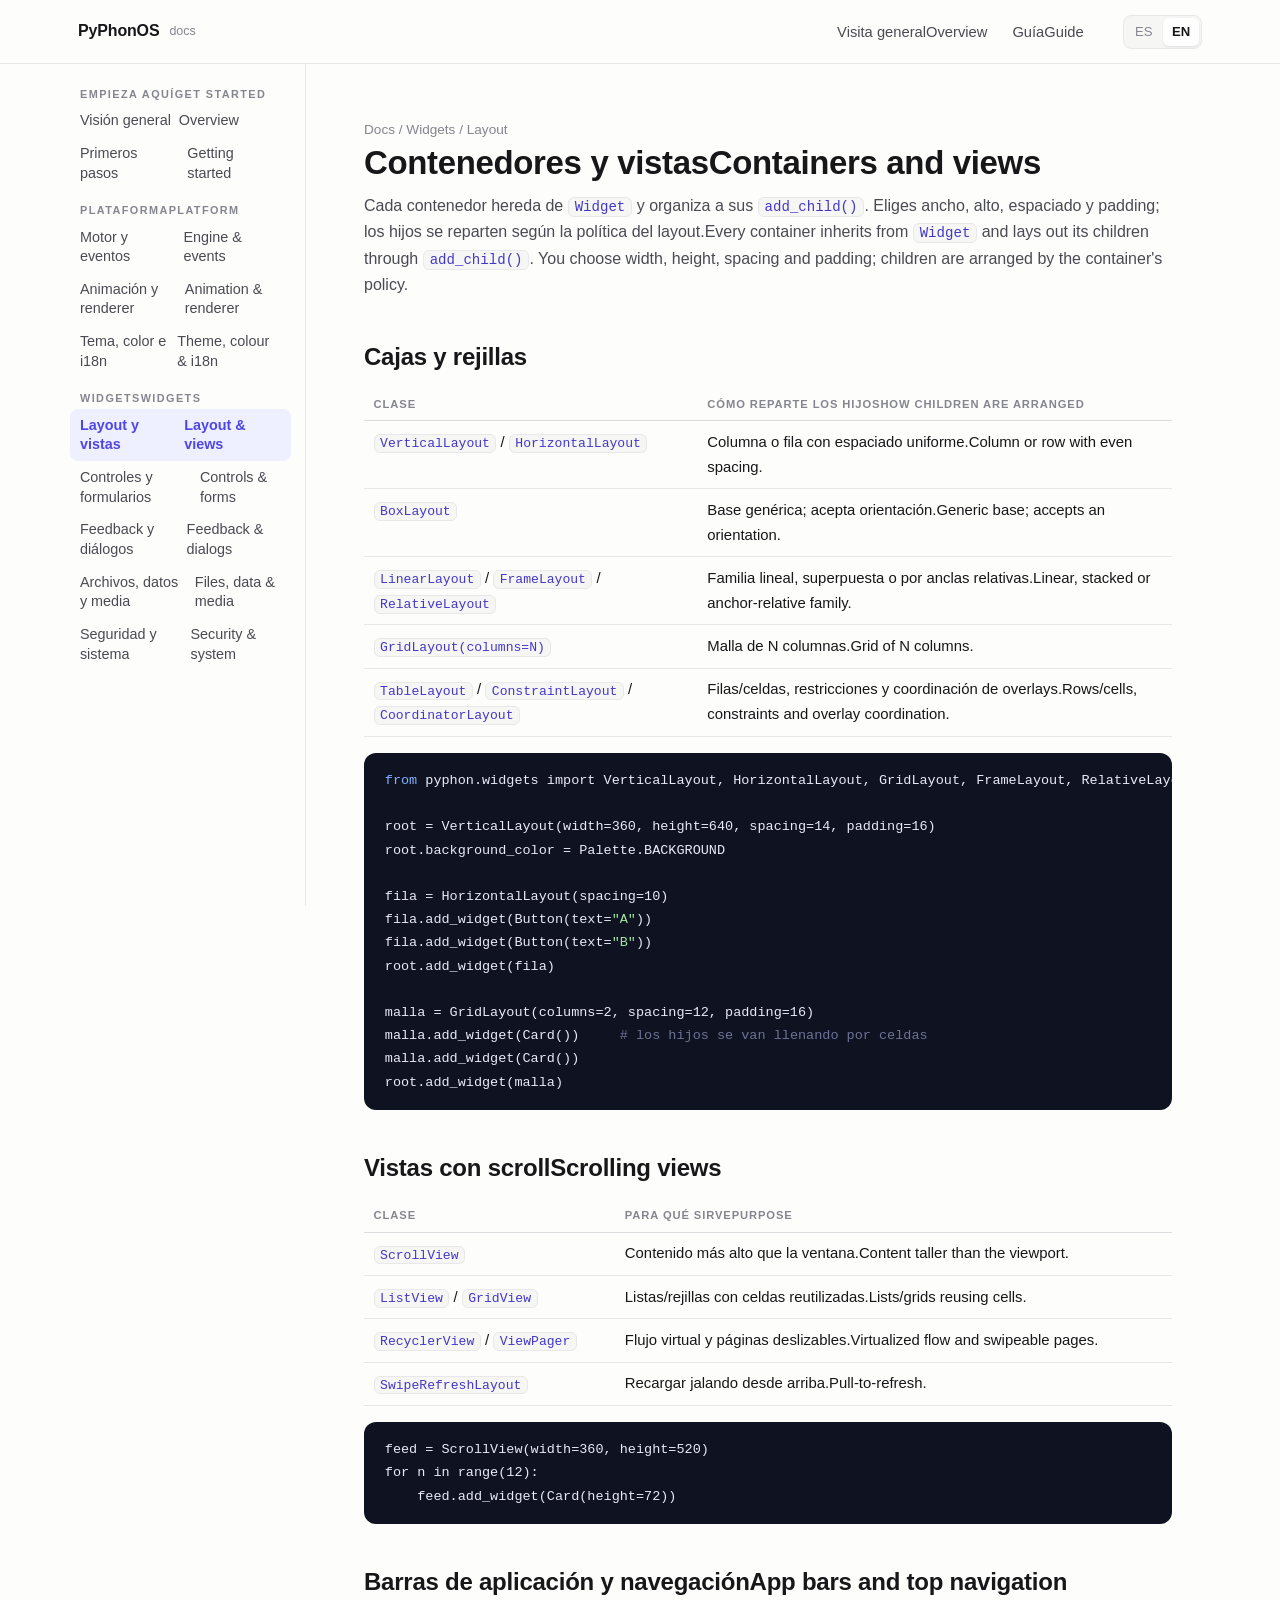
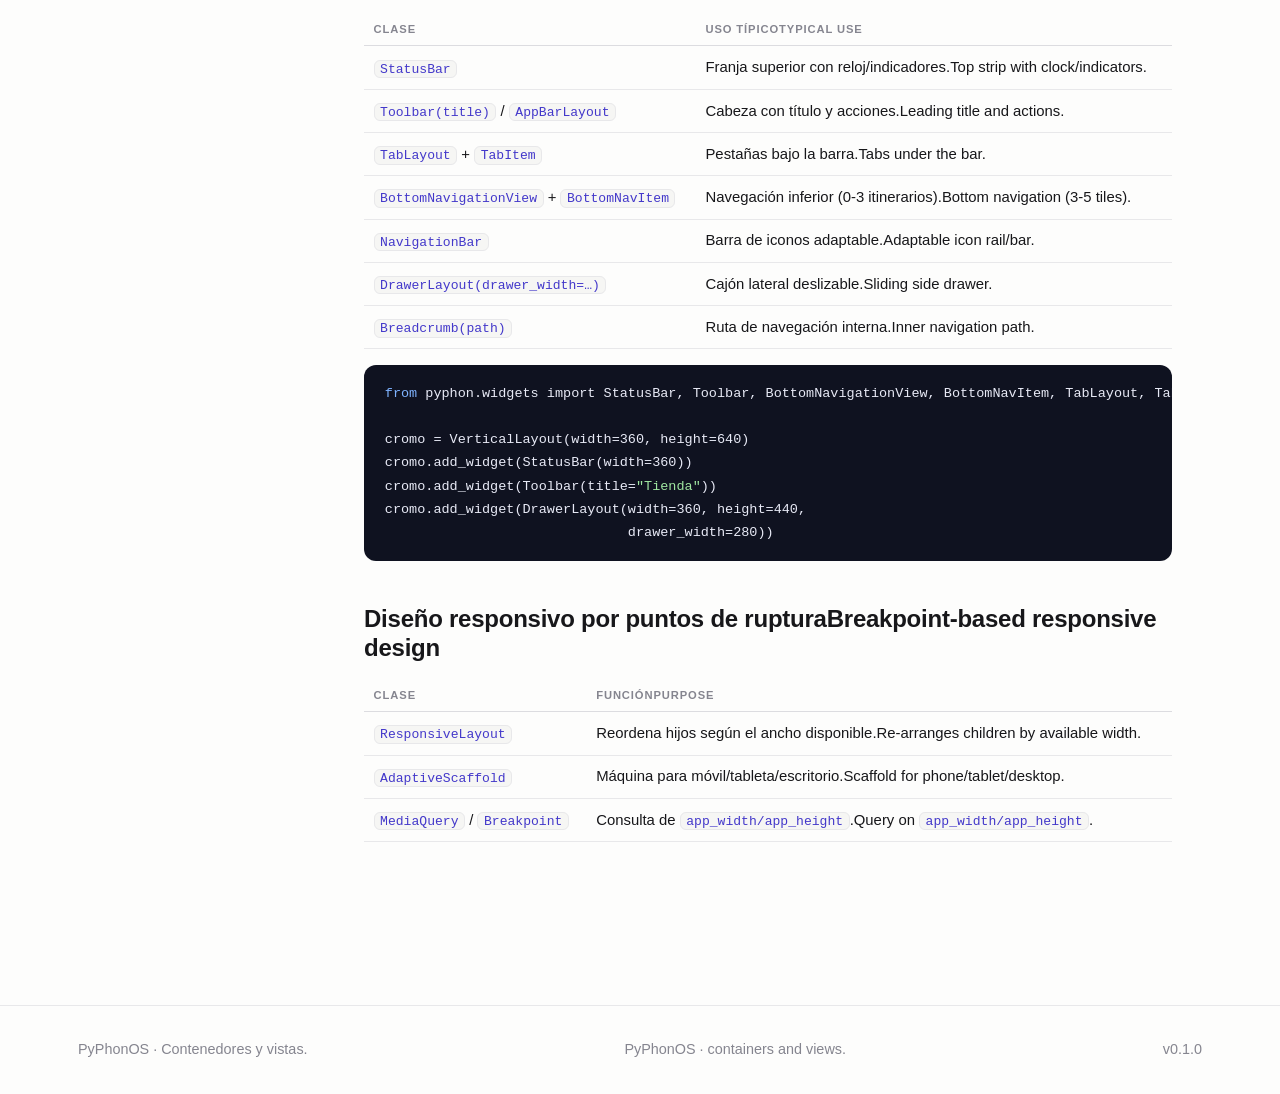
<file: docs/widgets/layout.html>
<!DOCTYPE html>
<html lang="es" data-lang="es">
<head>
<meta charset="utf-8">
<meta name="viewport" content="width=device-width, initial-scale=1">
<title>Layout y vistas · PyPhonOS</title>
<meta name="description" content="Widgets contenedores (layouts), vistas de scroll, barras de navegación y diseño responsivo de PyPhonOS.">
<link rel="stylesheet" href="../assets/css/docs.css">
<meta name="theme-color" content="#17171a">
</head>
<body>
<a class="skip" href="#con">Saltar al contenido</a>
<header class="topbar"><div class="topbar-inner">
  <a class="brand" href="../index.html">PyPhonOS<span class="sub">docs</span></a>
  <nav class="nav-doc" aria-label="Primario">
    <a href="../index.html"><span data-es>Visita general</span><span data-en>Overview</span></a>
    <a href="../start.html"><span data-es>Guía</span><span data-en>Guide</span></a>
  </nav>
  <div class="lang" role="group"><button type="button" data-lang="es" data-on>ES</button><button type="button" data-lang="en">EN</button></div>
</div></header>

<div class="doc">
  <aside class="sidenav">
    <h3><span data-es>Empieza aquí</span><span data-en>Get started</span></h3>
    <nav>
      <a href="../index.html"><span data-es>Visión general</span><span data-en>Overview</span></a>
      <a href="../start.html"><span data-es>Primeros pasos</span><span data-en>Getting started</span></a>
    </nav>
    <h3><span data-es>Plataforma</span><span data-en>Platform</span></h3>
    <nav>
      <a href="../core/engine.html"><span data-es>Motor y eventos</span><span data-en>Engine &amp; events</span></a>
      <a href="../core/animation-render.html"><span data-es>Animación y renderer</span><span data-en>Animation &amp; renderer</span></a>
      <a href="../core/theme-i18n.html"><span data-es>Tema, color e i18n</span><span data-en>Theme, colour &amp; i18n</span></a>
    </nav>
    <h3><span data-es>Widgets</span><span data-en>Widgets</span></h3>
    <nav>
      <a class="active" href="layout.html"><span data-es>Layout y vistas</span><span data-en>Layout &amp; views</span></a>
      <a href="controls.html"><span data-es>Controles y formularios</span><span data-en>Controls &amp; forms</span></a>
      <a href="feedback.html"><span data-es>Feedback y diálogos</span><span data-en>Feedback &amp; dialogs</span></a>
      <a href="data-media.html"><span data-es>Archivos, datos y media</span><span data-en>Files, data &amp; media</span></a>
      <a href="security-system.html"><span data-es>Seguridad y sistema</span><span data-en>Security &amp; system</span></a>
    </nav>
  </aside>

  <main class="content" id="con">
    <span class="breadcrumb"><a href="../index.html">Docs</a> / Widgets / Layout</span>
    <h1><span data-es>Contenedores y vistas</span><span data-en>Containers and views</span></h1>
    <p><span data-es>Cada contenedor hereda de <code>Widget</code> y organiza a sus <code>add_child()</code>. Eliges ancho, alto, espaciado y padding; los hijos se reparten según la política del layout.</span><span data-en>Every container inherits from <code>Widget</code> and lays out its children through <code>add_child()</code>. You choose width, height, spacing and padding; children are arranged by the container's policy.</span></p>

    <h2 id="cajas">Cajas y rejillas</h2>
    <table class="api"><thead><tr><th>Clase</th><th><span data-es>Cómo reparte los hijos</span><span data-en>How children are arranged</span></th></tr></thead>
      <tbody>
        <tr><td><code>VerticalLayout</code> / <code>HorizontalLayout</code></td><td><span data-es>Columna o fila con espaciado uniforme.</span><span data-en>Column or row with even spacing.</span></td></tr>
        <tr><td><code>BoxLayout</code></td><td><span data-es>Base genérica; acepta orientación.</span><span data-en>Generic base; accepts an orientation.</span></td></tr>
        <tr><td><code>LinearLayout</code> / <code>FrameLayout</code> / <code>RelativeLayout</code></td><td><span data-es>Familia lineal, superpuesta o por anclas relativas.</span><span data-en>Linear, stacked or anchor-relative family.</span></td></tr>
        <tr><td><code>GridLayout(columns=N)</code></td><td><span data-es>Malla de N columnas.</span><span data-en>Grid of N columns.</span></td></tr>
        <tr><td><code>TableLayout</code> / <code>ConstraintLayout</code> / <code>CoordinatorLayout</code></td><td><span data-es>Filas/celdas, restricciones y coordinación de overlays.</span><span data-en>Rows/cells, constraints and overlay coordination.</span></td></tr>
      </tbody></table>
    <pre><span class="k">from</span> pyphon.widgets import VerticalLayout, HorizontalLayout, GridLayout, FrameLayout, RelativeLayout, ConstraintLayout, CoordinatorLayout, BoxLayout, LinearLayout, TableLayout

root = VerticalLayout(width=360, height=640, spacing=14, padding=16)
root.background_color = Palette.BACKGROUND

fila = HorizontalLayout(spacing=10)
fila.add_widget(Button(text=<span class="s">"A"</span>))
fila.add_widget(Button(text=<span class="s">"B"</span>))
root.add_widget(fila)

malla = GridLayout(columns=2, spacing=12, padding=16)
malla.add_widget(Card())     <span class="c"># los hijos se van llenando por celdas</span>
malla.add_widget(Card())
root.add_widget(malla)</pre>

    <h2 id="scroll"><span data-es>Vistas con scroll</span><span data-en>Scrolling views</span></h2>
    <table class="api"><thead><tr><th>Clase</th><th><span data-es>Para qué sirve</span><span data-en>Purpose</span></th></tr></thead>
      <tbody>
        <tr><td><code>ScrollView</code></td><td><span data-es>Contenido más alto que la ventana.</span><span data-en>Content taller than the viewport.</span></td></tr>
        <tr><td><code>ListView</code> / <code>GridView</code></td><td><span data-es>Listas/rejillas con celdas reutilizadas.</span><span data-en>Lists/grids reusing cells.</span></td></tr>
        <tr><td><code>RecyclerView</code> / <code>ViewPager</code></td><td><span data-es>Flujo virtual y páginas deslizables.</span><span data-en>Virtualized flow and swipeable pages.</span></td></tr>
        <tr><td><code>SwipeRefreshLayout</code></td><td><span data-es>Recargar jalando desde arriba.</span><span data-en>Pull-to-refresh.</span></td></tr>
      </tbody></table>
    <pre>feed = ScrollView(width=360, height=520)
for n in range(12):
    feed.add_widget(Card(height=72))</pre>

    <h2 id="appbar"><span data-es>Barras de aplicación y navegación</span><span data-en>App bars and top navigation</span></h2>
    <table class="api"><thead><tr><th>Clase</th><th><span data-es>Uso típico</span><span data-en>Typical use</span></th></tr></thead>
      <tbody>
        <tr><td><code>StatusBar</code></td><td><span data-es>Franja superior con reloj/indicadores.</span><span data-en>Top strip with clock/indicators.</span></td></tr>
        <tr><td><code>Toolbar(title)</code> / <code>AppBarLayout</code></td><td><span data-es>Cabeza con título y acciones.</span><span data-en>Leading title and actions.</span></td></tr>
        <tr><td><code>TabLayout</code> + <code>TabItem</code></td><td><span data-es>Pestañas bajo la barra.</span><span data-en>Tabs under the bar.</span></td></tr>
        <tr><td><code>BottomNavigationView</code> + <code>BottomNavItem</code></td><td><span data-es>Navegación inferior (0-3 itinerarios).</span><span data-en>Bottom navigation (3-5 tiles).</span></td></tr>
        <tr><td><code>NavigationBar</code></td><td><span data-es>Barra de iconos adaptable.</span><span data-en>Adaptable icon rail/bar.</span></td></tr>
        <tr><td><code>DrawerLayout(drawer_width=…)</code></td><td><span data-es>Cajón lateral deslizable.</span><span data-en>Sliding side drawer.</span></td></tr>
        <tr><td><code>Breadcrumb(path)</code></td><td><span data-es>Ruta de navegación interna.</span><span data-en>Inner navigation path.</span></td></tr>
      </tbody></table>
    <pre><span class="k">from</span> pyphon.widgets import StatusBar, Toolbar, BottomNavigationView, BottomNavItem, TabLayout, TabItem, DrawerLayout, Breadcrumb

cromo = VerticalLayout(width=360, height=640)
cromo.add_widget(StatusBar(width=360))
cromo.add_widget(Toolbar(title=<span class="s">"Tienda"</span>))
cromo.add_widget(DrawerLayout(width=360, height=440,
                              drawer_width=280))</pre>

    <h2 id="resp"><span data-es>Diseño responsivo por puntos de ruptura</span><span data-en>Breakpoint-based responsive design</span></h2>
    <table class="api"><thead><tr><th>Clase</th><th><span data-es>Función</span><span data-en>Purpose</span></th></tr></thead>
      <tbody>
        <tr><td><code>ResponsiveLayout</code></td><td><span data-es>Reordena hijos según el ancho disponible.</span><span data-en>Re-arranges children by available width.</span></td></tr>
        <tr><td><code>AdaptiveScaffold</code></td><td><span data-es>Máquina para móvil/tableta/escritorio.</span><span data-en>Scaffold for phone/tablet/desktop.</span></td></tr>
        <tr><td><code>MediaQuery</code> / <code>Breakpoint</code></td><td><span data-es>Consulta de <code>app_width/app_height</code>.</span><span data-en>Query on <code>app_width/app_height</code>.</span></td></tr>
      </tbody></table>
  </main>
</div>
<footer><div class="wrap"><span data-es>PyPhonOS · Contenedores y vistas.</span><span data-en>PyPhonOS · containers and views.</span><span>v0.1.0</span></div></footer>
<script src="../assets/js/app.js"></script>
</body>
</html>
</file>
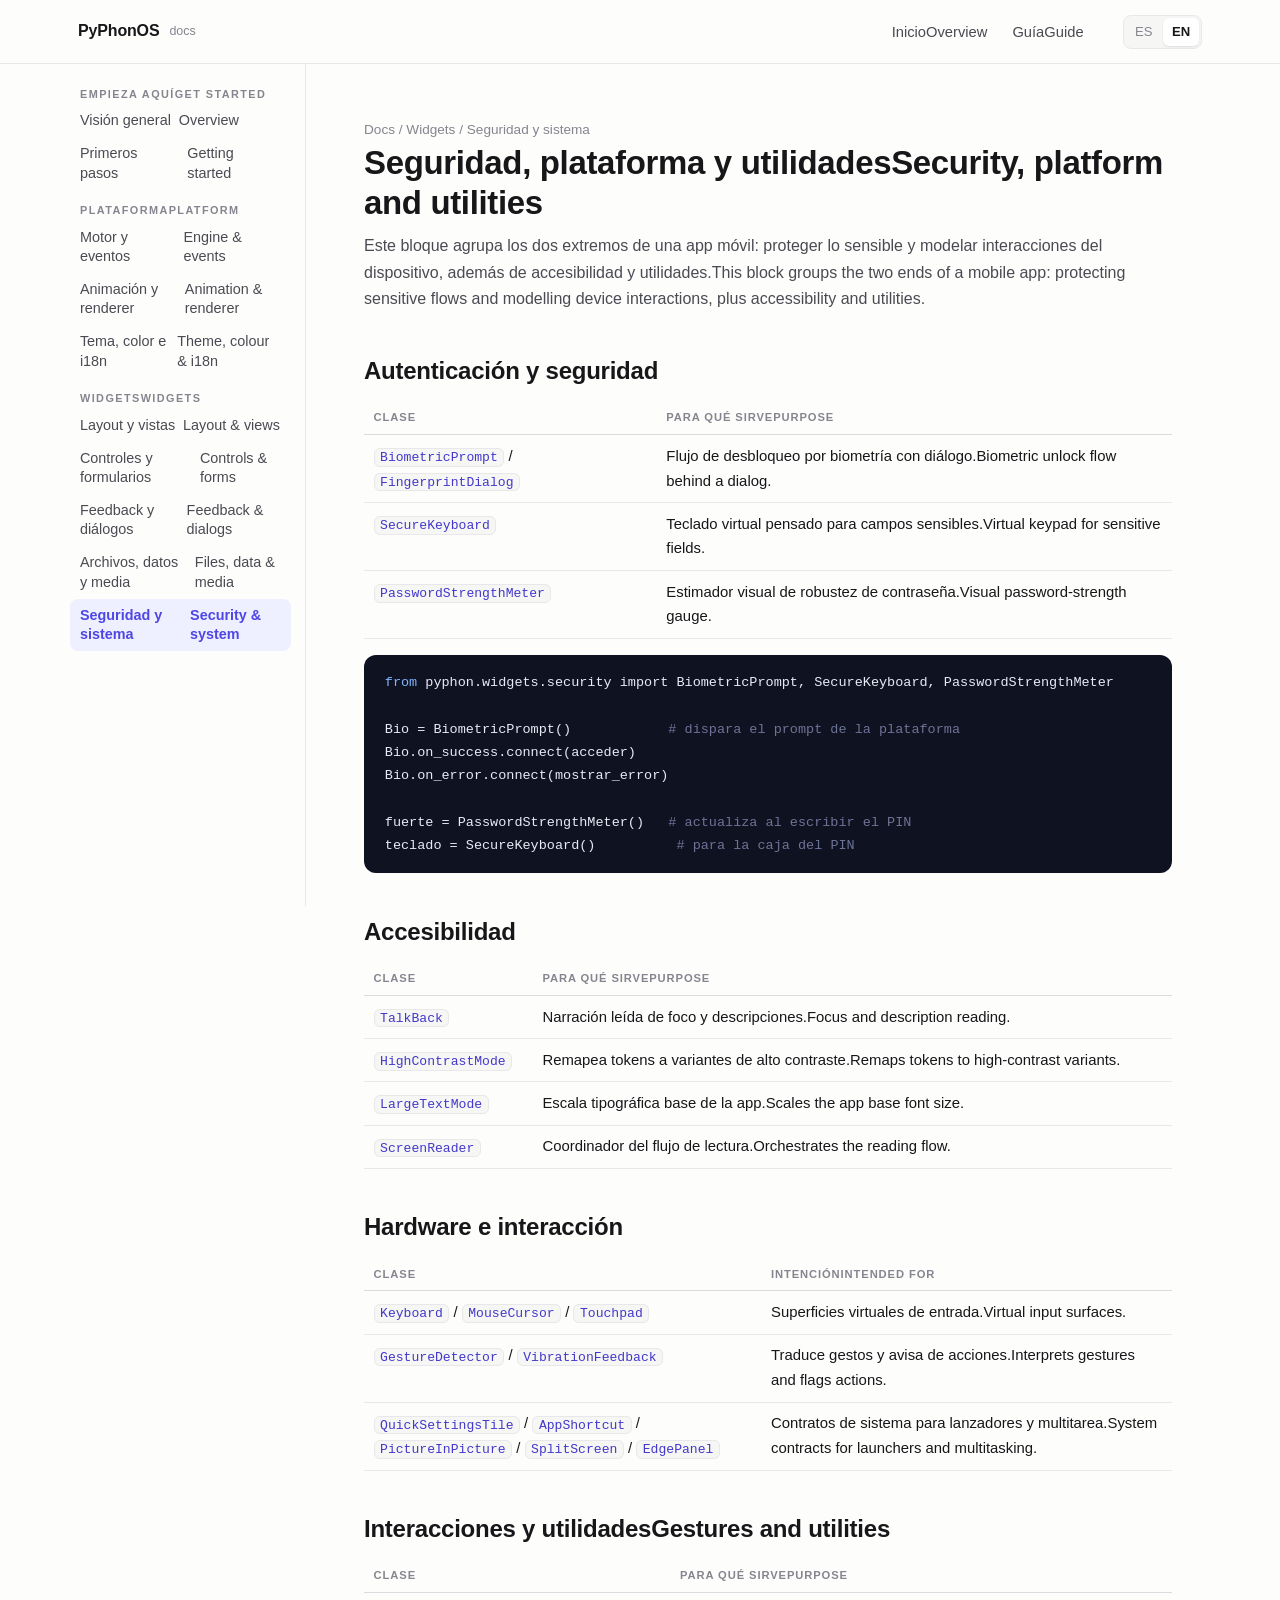
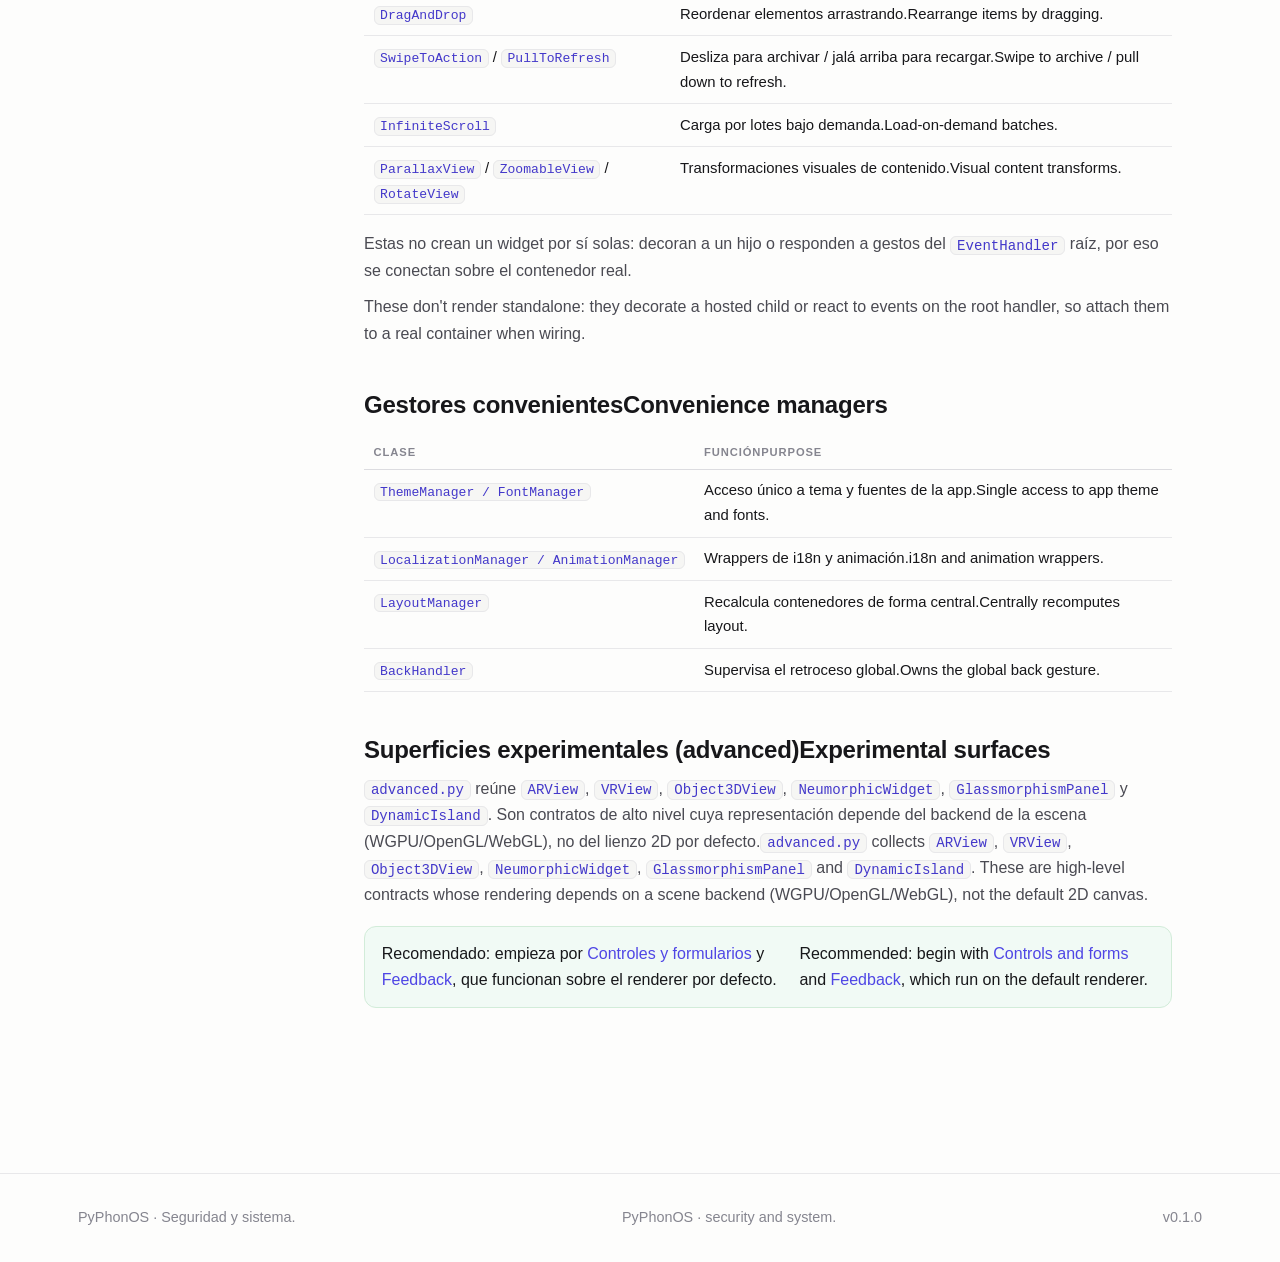
<file: docs/widgets/security-system.html>
<!DOCTYPE html>
<html lang="es" data-lang="es">
<head>
<meta charset="utf-8"><meta name="viewport" content="width=device-width, initial-scale=1">
<title>Seguridad, sistema y accesibilidad · PyPhonOS</title>
<meta name="description" content="Autenticación biométrica, teclados seguros, modos de accesibilidad y canvas de herramientas de proyecto en PyPhonOS.">
<link rel="stylesheet" href="../assets/css/docs.css"><meta name="theme-color" content="#17171a">
</head>
<body>
<a class="skip" href="#con">Saltar al contenido</a>
<header class="topbar"><div class="topbar-inner">
  <a class="brand" href="../index.html">PyPhonOS<span class="sub">docs</span></a>
  <nav class="nav-doc" aria-label="Primario"><a href="../index.html"><span data-es>Inicio</span><span data-en>Overview</span></a><a href="../start.html"><span data-es>Guía</span><span data-en>Guide</span></a></nav>
  <div class="lang" role="group"><button type="button" data-lang="es" data-on>ES</button><button type="button" data-lang="en">EN</button></div>
</div></header>
<div class="doc">
  <aside class="sidenav">
    <h3><span data-es>Empieza aquí</span><span data-en>Get started</span></h3>
    <nav><a href="../index.html"><span data-es>Visión general</span><span data-en>Overview</span></a><a href="../start.html"><span data-es>Primeros pasos</span><span data-en>Getting started</span></a></nav>
    <h3><span data-es>Plataforma</span><span data-en>Platform</span></h3>
    <nav><a href="../core/engine.html"><span data-es>Motor y eventos</span><span data-en>Engine &amp; events</span></a><a href="../core/animation-render.html"><span data-es>Animación y renderer</span><span data-en>Animation &amp; renderer</span></a><a href="../core/theme-i18n.html"><span data-es>Tema, color e i18n</span><span data-en>Theme, colour &amp; i18n</span></a></nav>
    <h3><span data-es>Widgets</span><span data-en>Widgets</span></h3>
    <nav><a href="layout.html"><span data-es>Layout y vistas</span><span data-en>Layout &amp; views</span></a><a href="controls.html"><span data-es>Controles y formularios</span><span data-en>Controls &amp; forms</span></a><a href="feedback.html"><span data-es>Feedback y diálogos</span><span data-en>Feedback &amp; dialogs</span></a><a href="data-media.html"><span data-es>Archivos, datos y media</span><span data-en>Files, data &amp; media</span></a><a class="active" href="security-system.html"><span data-es>Seguridad y sistema</span><span data-en>Security &amp; system</span></a></nav>
  </aside>
  <main class="content" id="con">
    <span class="breadcrumb"><a href="../index.html">Docs</a> / Widgets / Seguridad y sistema</span>
    <h1><span data-es>Seguridad, plataforma y utilidades</span><span data-en>Security, platform and utilities</span></h1>
    <p><span data-es>Este bloque agrupa los dos extremos de una app móvil: proteger lo sensible y modelar interacciones del dispositivo, además de accesibilidad y utilidades.</span><span data-en>This block groups the two ends of a mobile app: protecting sensitive flows and modelling device interactions, plus accessibility and utilities.</span></p>

    <h2 id="sec">Autenticación y seguridad</h2>
    <table class="api"><thead><tr><th>Clase</th><th><span data-es>Para qué sirve</span><span data-en>Purpose</span></th></tr></thead>
      <tbody>
        <tr><td><code>BiometricPrompt</code> / <code>FingerprintDialog</code></td><td><span data-es>Flujo de desbloqueo por biometría con diálogo.</span><span data-en>Biometric unlock flow behind a dialog.</span></td></tr>
        <tr><td><code>SecureKeyboard</code></td><td><span data-es>Teclado virtual pensado para campos sensibles.</span><span data-en>Virtual keypad for sensitive fields.</span></td></tr>
        <tr><td><code>PasswordStrengthMeter</code></td><td><span data-es>Estimador visual de robustez de contraseña.</span><span data-en>Visual password-strength gauge.</span></td></tr>
      </tbody></table>
    <pre><span class="k">from</span> pyphon.widgets.security import BiometricPrompt, SecureKeyboard, PasswordStrengthMeter

Bio = BiometricPrompt()            <span class="c"># dispara el prompt de la plataforma</span>
Bio.on_success.connect(acceder)
Bio.on_error.connect(mostrar_error)

fuerte = PasswordStrengthMeter()   <span class="c"># actualiza al escribir el PIN</span>
teclado = SecureKeyboard()          <span class="c"># para la caja del PIN</span></pre>

    <h2 id="acc">Accesibilidad</h2>
    <table class="api"><thead><tr><th>Clase</th><th><span data-es>Para qué sirve</span><span data-en>Purpose</span></th></tr></thead>
      <tbody>
        <tr><td><code>TalkBack</code></td><td><span data-es>Narración leída de foco y descripciones.</span><span data-en>Focus and description reading.</span></td></tr>
        <tr><td><code>HighContrastMode</code></td><td><span data-es>Remapea tokens a variantes de alto contraste.</span><span data-en>Remaps tokens to high-contrast variants.</span></td></tr>
        <tr><td><code>LargeTextMode</code></td><td><span data-es>Escala tipográfica base de la app.</span><span data-en>Scales the app base font size.</span></td></tr>
        <tr><td><code>ScreenReader</code></td><td><span data-es>Coordinador del flujo de lectura.</span><span data-en>Orchestrates the reading flow.</span></td></tr>
      </tbody></table>

    <h2 id="sys">Hardware e interacción</h2>
    <table class="api"><thead><tr><th>Clase</th><th><span data-es>Intención</span><span data-en>Intended for</span></th></tr></thead>
      <tbody>
        <tr><td><code>Keyboard</code> / <code>MouseCursor</code> / <code>Touchpad</code></td><td><span data-es>Superficies virtuales de entrada.</span><span data-en>Virtual input surfaces.</span></td></tr>
        <tr><td><code>GestureDetector</code> / <code>VibrationFeedback</code></td><td><span data-es>Traduce gestos y avisa de acciones.</span><span data-en>Interprets gestures and flags actions.</span></td></tr>
        <tr><td><code>QuickSettingsTile</code> / <code>AppShortcut</code> / <code>PictureInPicture</code> / <code>SplitScreen</code> / <code>EdgePanel</code></td><td><span data-es>Contratos de sistema para lanzadores y multitarea.</span><span data-en>System contracts for launchers and multitasking.</span></td></tr>
      </tbody></table>

    <h2 id="utils"><span data-es>Interacciones y utilidades</span><span data-en>Gestures and utilities</span></h2>
    <table class="api"><thead><tr><th>Clase</th><th><span data-es>Para qué sirve</span><span data-en>Purpose</span></th></tr></thead>
      <tbody>
        <tr><td><code>DragAndDrop</code></td><td><span data-es>Reordenar elementos arrastrando.</span><span data-en>Rearrange items by dragging.</span></td></tr>
        <tr><td><code>SwipeToAction</code> / <code>PullToRefresh</code></td><td><span data-es>Desliza para archivar / jalá arriba para recargar.</span><span data-en>Swipe to archive / pull down to refresh.</span></td></tr>
        <tr><td><code>InfiniteScroll</code></td><td><span data-es>Carga por lotes bajo demanda.</span><span data-en>Load-on-demand batches.</span></td></tr>
        <tr><td><code>ParallaxView</code> / <code>ZoomableView</code> / <code>RotateView</code></td><td><span data-es>Transformaciones visuales de contenido.</span><span data-en>Visual content transforms.</span></td></tr>
      </tbody></table>
    <p data-es>Estas no crean un widget por sí solas: decoran a un hijo o responden a gestos del <code>EventHandler</code> raíz, por eso se conectan sobre el contenedor real.</p>
    <p data-en>These don't render standalone: they decorate a hosted child or react to events on the root handler, so attach them to a real container when wiring.</p>

    <h2 id="mg"><span data-es>Gestores convenientes</span><span data-en>Convenience managers</span></h2>
    <table class="api"><thead><tr><th>Clase</th><th><span data-es>Función</span><span data-en>Purpose</span></th></tr></thead>
      <tbody>
        <tr><td><code>ThemeManager / FontManager</code></td><td><span data-es>Acceso único a tema y fuentes de la app.</span><span data-en>Single access to app theme and fonts.</span></td></tr>
        <tr><td><code>LocalizationManager / AnimationManager</code></td><td><span data-es>Wrappers de i18n y animación.</span><span data-en>i18n and animation wrappers.</span></td></tr>
        <tr><td><code>LayoutManager</code></td><td><span data-es>Recalcula contenedores de forma central.</span><span data-en>Centrally recomputes layout.</span></td></tr>
        <tr><td><code>BackHandler</code></td><td><span data-es>Supervisa el retroceso global.</span><span data-en>Owns the global back gesture.</span></td></tr>
      </tbody></table>

    <h2 id="advanced"><span data-es>Superficies experimentales (advanced)</span><span data-en>Experimental surfaces</span></h2>
    <p><span data-es><code>advanced.py</code> reúne <code>ARView</code>, <code>VRView</code>, <code>Object3DView</code>, <code>NeumorphicWidget</code>, <code>GlassmorphismPanel</code> y <code>DynamicIsland</code>. Son contratos de alto nivel cuya representación depende del backend de la escena (WGPU/OpenGL/WebGL), no del lienzo 2D por defecto.</span><span data-en><code>advanced.py</code> collects <code>ARView</code>, <code>VRView</code>, <code>Object3DView</code>, <code>NeumorphicWidget</code>, <code>GlassmorphismPanel</code> and <code>DynamicIsland</code>. These are high-level contracts whose rendering depends on a scene backend (WGPU/OpenGL/WebGL), not the default 2D canvas.</span></p>
    <div class="tip"><span data-es>Recomendado: empieza por <a href="controls.html">Controles y formularios</a> y <a href="feedback.html">Feedback</a>, que funcionan sobre el renderer por defecto.</span><span data-en>Recommended: begin with <a href="controls.html">Controls and forms</a> and <a href="feedback.html">Feedback</a>, which run on the default renderer.</span></div>
  </main>
</div>
<footer><div class="wrap"><span data-es>PyPhonOS · Seguridad y sistema.</span><span data-en>PyPhonOS · security and system.</span><span>v0.1.0</span></div></footer>
<script src="../assets/js/app.js"></script>
</body>
</html>
</file>
<file: docs/assets/css/docs.css>
:root{
  --bg:#fdfdfc;--bg-soft:#f6f6f4;--card:#fff;--ink:#17171a;--ink-2:#4a4a52;--ink-3:#85858f;
  --line:#e8e8ea;--line-2:#dcdce0;--accent:#4f46e5;--accent-ink:#fff;--accent-soft:#eef0ff;
  --code-bg:#0f1220;--code-ink:#e8eaf6;--ok:#0e9f6e;--warn:#b45309;
  --radius:14px;--radius-sm:9px;--maxw:1180px;--nav-w:256px;
  --shadow:0 1px 2px rgba(23,23,26,.04),0 8px 24px rgba(23,23,26,.06)}
*{box-sizing:border-box}
html{scroll-behavior:smooth;-webkit-text-size-adjust:100%}
body{margin:0;background:var(--bg);color:var(--ink);font:16px/1.66 -apple-system,BlinkMacSystemFont,"Segoe UI",Roboto,Helvetica,Arial,sans-serif;-webkit-font-smoothing:antialiased;text-rendering:optimizeLegibility}
a{color:var(--accent);text-decoration:none}
a:hover{text-decoration:underline}
h1,h2,h3,h4{line-height:1.22;font-weight:650;letter-spacing:-.01em;margin:0 0 .35em}
p{margin:.6em 0}
.skip{position:absolute;left:-9999px;top:0;padding:.6rem 1rem;background:var(--accent);color:#fff;z-index:60;border-radius:0 0 8px 0}
.skip:focus{left:0}
.wrap{max-width:var(--maxw);margin:0 auto;padding:0 28px}
.topbar{position:sticky;top:0;z-index:50;background:rgba(253,253,252,.9);backdrop-filter:saturate(160%) blur(12px);border-bottom:1px solid var(--line)}
.topbar-inner{max-width:var(--maxw);margin:0 auto;padding:.8rem 28px;display:flex;align-items:center;gap:22px}
.brand{display:flex;align-items:center;gap:9px;font-weight:750;letter-spacing:-.01em;color:var(--ink)}
.brand .sub{font-weight:450;color:var(--ink-3);font-size:.78rem;margin-left:1px;letter-spacing:0}
.brand svg{display:block}
.nav-doc{display:flex;gap:2px;margin-left:auto;align-items:center;flex-wrap:wrap}
.nav-doc a{color:var(--ink-2);font-size:.92rem;padding:.42rem .72rem;border-radius:8px}
.nav-doc a:hover{background:var(--bg-soft);text-decoration:none;color:var(--ink)}
.nav-doc a.active{color:var(--accent);background:var(--accent-soft);font-weight:600}
.lang{display:inline-flex;gap:2px;background:var(--bg-soft);border:1px solid var(--line);border-radius:8px;padding:2px;margin-left:6px}
.lang button{border:0;background:transparent;font:inherit;font-size:.82rem;color:var(--ink-3);padding:.2rem .55rem;border-radius:6px;cursor:pointer}
.lang button[data-on]{background:#fff;color:var(--ink);box-shadow:0 1px 2px rgba(23,23,26,.1);font-weight:650}
.doc{display:grid;grid-template-columns:var(--nav-w) minmax(0,1fr);max-width:var(--maxw);margin:0 auto}
.sidenav{position:sticky;top:58px;height:calc(100vh - 58px);overflow:auto;padding:22px 14px 80px 20px;border-right:1px solid var(--line)}
.sidenav h3{font-size:.68rem;text-transform:uppercase;letter-spacing:.13em;color:var(--ink-3);margin:1.3em 0 .35em;padding-left:10px;font-weight:650}
.sidenav h3:first-child{margin-top:.1em}
.sidenav nav a{display:flex;gap:8px;align-items:center;padding:.42rem .62rem;border-radius:8px;color:var(--ink-2);font-size:.9rem;line-height:1.35}
.sidenav nav a .ic{color:var(--ink-3);display:inline-flex;flex:none}
.sidenav nav a:hover{background:var(--bg-soft);text-decoration:none;color:var(--ink)}
.sidenav nav a.active{background:var(--accent-soft);color:var(--accent);font-weight:600}
.sidenav nav a.active .ic{color:var(--accent)}
.sidenav p.doc-note{font-size:.78rem;color:var(--ink-3);margin:1.4em .4em 0;border-top:1px solid var(--line);padding-top:1em}
main.content{min-width:0;padding:52px 58px 96px}
.content h1{font-size:2.06rem;margin-bottom:.4rem}
.lead{font-size:1.12rem;color:var(--ink-2);max-width:74ch;margin:0 0 1.4rem}
.content h2{font-size:1.5rem;margin:2.7rem 0 .7rem;scroll-margin-top:96px}
.content h3{font-size:1.1rem;margin:2rem 0 .35rem}
.content p,.content li,.content dd,.content dt{color:var(--ink-2)}
.content li{margin:.22em 0}
.content h1,h2,h3,h4{color:var(--ink)}
.card{background:var(--card);border:1px solid var(--line);border-radius:var(--radius);padding:1.5rem 1.6rem;box-shadow:var(--shadow)}
.grid{display:grid;gap:14px}
.g2{grid-template-columns:repeat(2,1fr)}
.g3{grid-template-columns:repeat(3,1fr)}
.g4{grid-template-columns:repeat(4,1fr)}
@media(max-width:1020px){.g4{grid-template-columns:repeat(2,1fr)}.g3{grid-template-columns:repeat(2,1fr)}.g2{grid-template-columns:1fr}}
@media(max-width:660px){.g4,.g3,.g2{grid-template-columns:1fr}}
.ic-card{background:var(--card);border:1px solid var(--line);border-radius:var(--radius);padding:1.15rem 1.2rem;height:100%;display:flex;flex-direction:column;transition:border-color .16s,transform .16s,box-shadow .16s}
a.ic-card{color:inherit;text-decoration:none}
a.ic-card:hover{transform:translateY(-2px);border-color:var(--line-2);box-shadow:var(--shadow)}
.ic-card .tic{display:flex;align-items:center;gap:10px;font-weight:650;color:var(--ink)}
.ic-card .tic .ic{display:inline-flex;color:var(--accent);background:var(--accent-soft);padding:8px;border-radius:9px}
.ic-card p{font-size:.9rem;margin:.55em 0 0;color:var(--ink-2)}
.ic-card .lbl{margin-top:auto;padding-top:.5rem;font-size:.78rem;color:var(--accent);font-weight:600;visibility:hidden}
.ic-card:hover .lbl{visibility:visible}
.tag{display:inline-block;font-size:.72rem;font-weight:650;padding:.18rem .6rem;border-radius:999px;background:var(--accent-soft);color:var(--accent);border:1px solid #e3e5ff;margin-right:6px}
.tag.gray{background:var(--bg-soft);color:var(--ink-3);border-color:var(--line)}
pre{background:var(--code-bg);color:var(--code-ink);border-radius:12px;padding:1.02rem 1.3rem;overflow:auto;font:13.5px/1.72 ui-monospace,"SFMono-Regular",Consolas,"Liberation Mono",Menlo,monospace;margin:.85em 0}
:not(pre)>code{background:var(--bg-soft);border:1px solid var(--line);border-radius:6px;padding:.06em .42em;color:#4338ca;font:0.88em ui-monospace,Consolas,monospace}
pre .c{color:#6d7396}
pre .k{color:#7fb3ff}
pre .s{color:#9fe6a0}
pre .n{color:#ffcf6b}
pre .f{color:#82d7ff}
pre .si{color:#c78bff}
.note,.tip,.warn{display:flex;gap:11px;align-items:flex-start;border-radius:12px;padding:.85rem 1.05rem;margin:1.1rem 0;border:1px solid}
.note .i,.warn .i,.tip .i{display:inline-flex;flex:none;margin-top:.12em}
.note{background:#f5f7fb;border-color:#dde3f1}
.note p{color:#3f475c}
.tip{background:#f1faf5;border-color:#d2ecd9}.tip p{color:#185d39}
.warn{background:#fdf7ec;border-color:#f0ddc0}.warn p{color:#7a5613}
.api{width:100%;border-collapse:collapse;font-size:.93rem;margin:1rem 0}
.api th{text-align:left;font-size:.7rem;text-transform:uppercase;letter-spacing:.08em;color:var(--ink-3);padding:.45rem .6rem;border-bottom:1.5px solid var(--line-2)}
.api td{padding:.55rem .6rem;border-bottom:1px solid var(--line);vertical-align:top}
.api td code{white-space:nowrap}
.cat-title{display:flex;align-items:center;gap:12px;margin:.2rem 0 .25rem}
.cat-title .big{color:var(--accent);background:var(--accent-soft);border-radius:11px;padding:9px;display:inline-flex}
.eyebrow{font-size:.72rem;text-transform:uppercase;letter-spacing:.15em;color:var(--accent);font-weight:650;display:block;margin:0 0 .15rem}
footer{margin-top:3.2rem;border-top:1px solid var(--line);background:var(--bg-soft/40);padding:2rem 0}
footer .wrap{display:flex;gap:22px;flex-wrap:wrap;align-items:baseline;justify-content:space-between;color:var(--ink-3);font-size:.9rem}
[data-block]{display:none}
body[data-lang="es"] [data-block="es"],body[data-lang="en"] [data-block="en"]{display:block}
body[data-lang="es"] [data-en]{display:none}
body[data-lang="en"] [data-es]{display:none}
.breadcrumb{font-size:.85rem;color:var(--ink-3);margin:0 0 1rem}
.breadcrumb a{color:var(--ink-3)}
@media(max-width:940px){.doc{grid-template-columns:1fr}.sidenav{position:static;height:auto;overflow:visible;border-right:0;border-bottom:1px solid var(--line);padding:14px 18px}.sidenav h3{margin-top:.9em}main.content{padding:30px 22px 80px}}
@media (prefers-reduced-motion: reduce){html{scroll-behavior:auto}}
</file>
